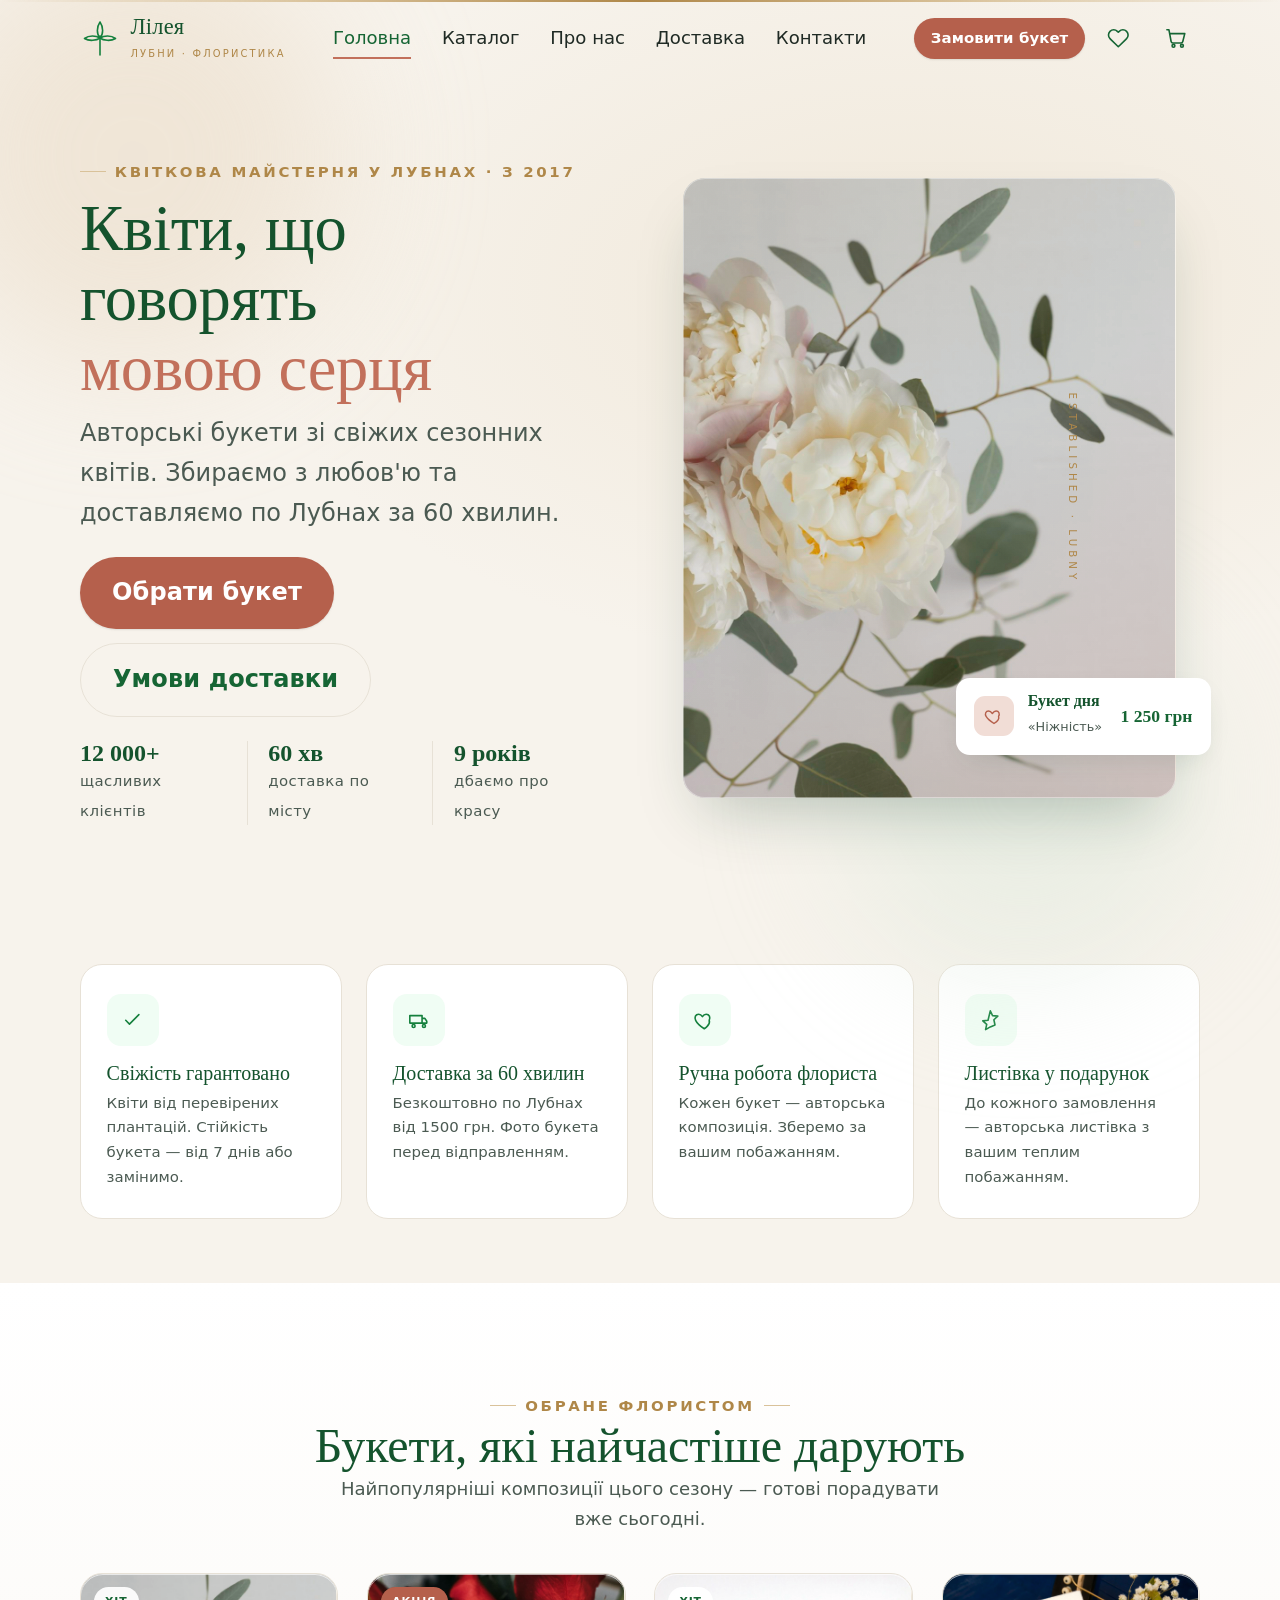
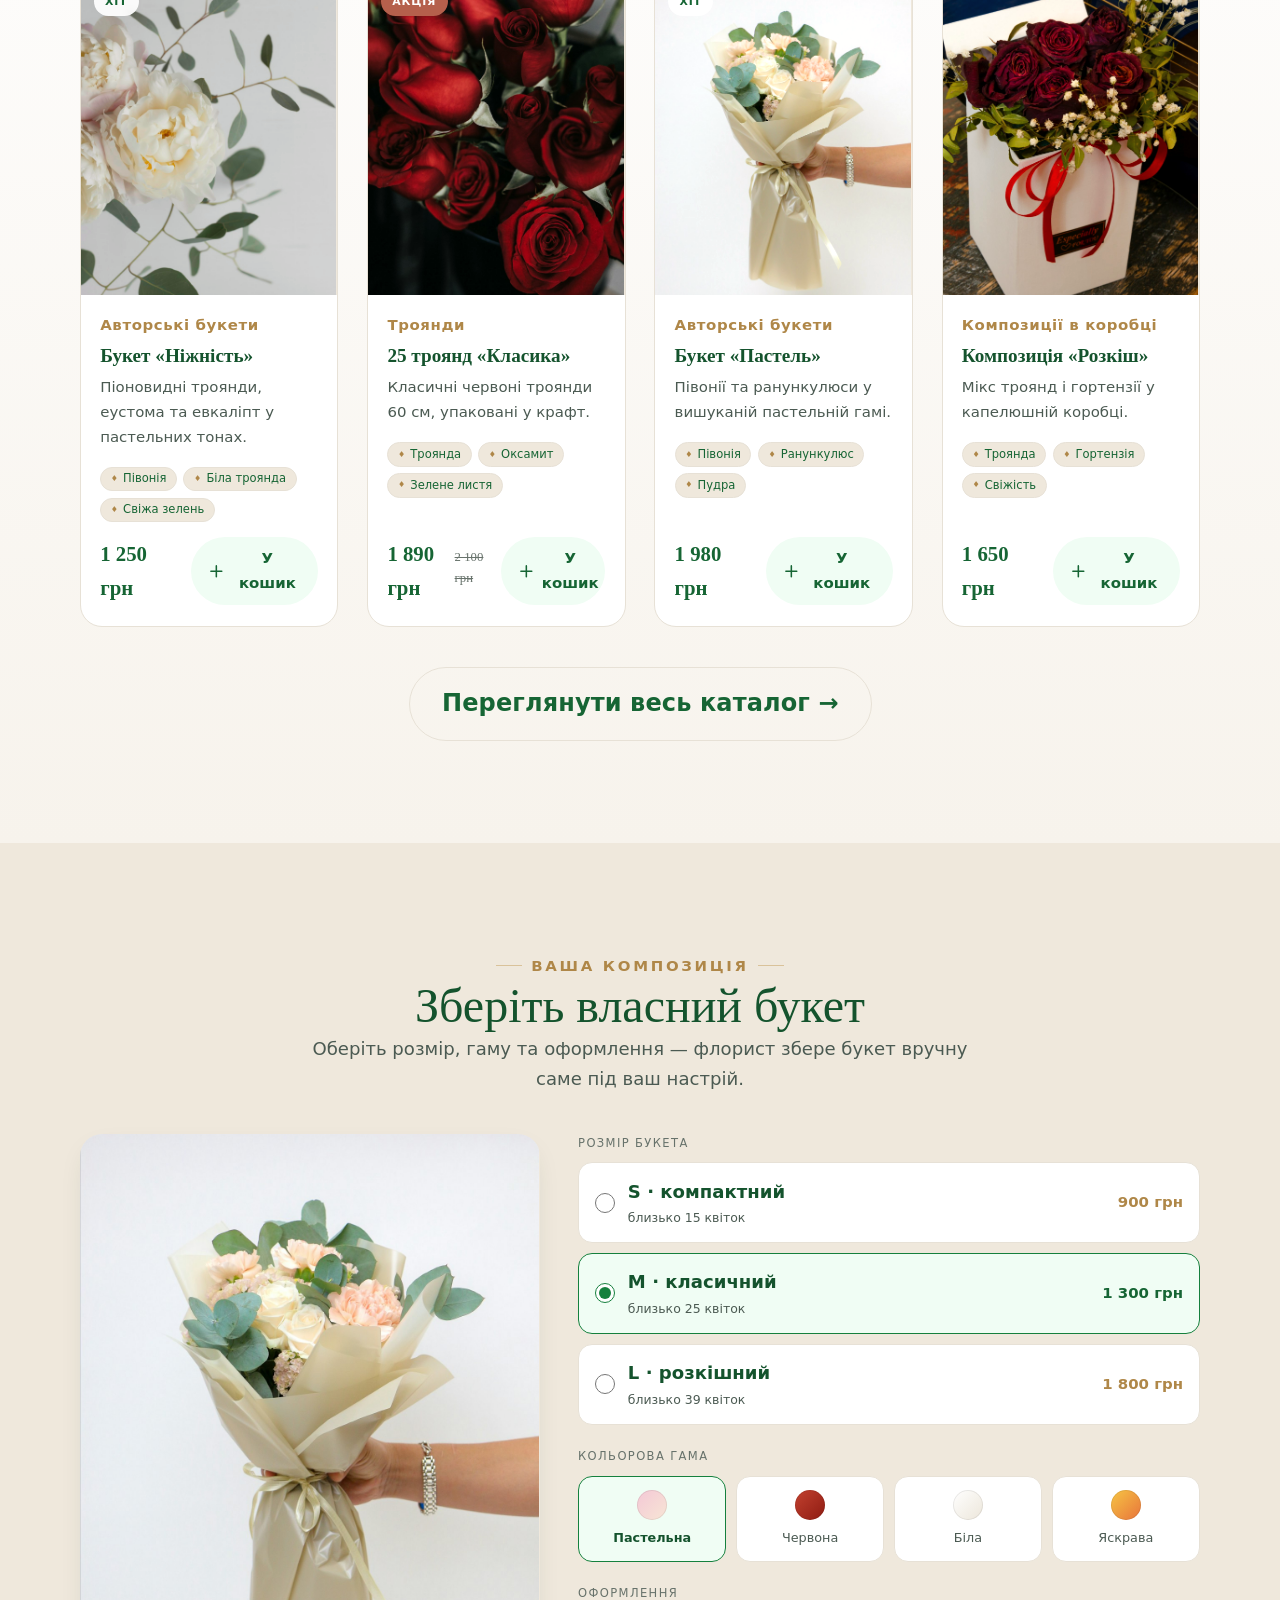
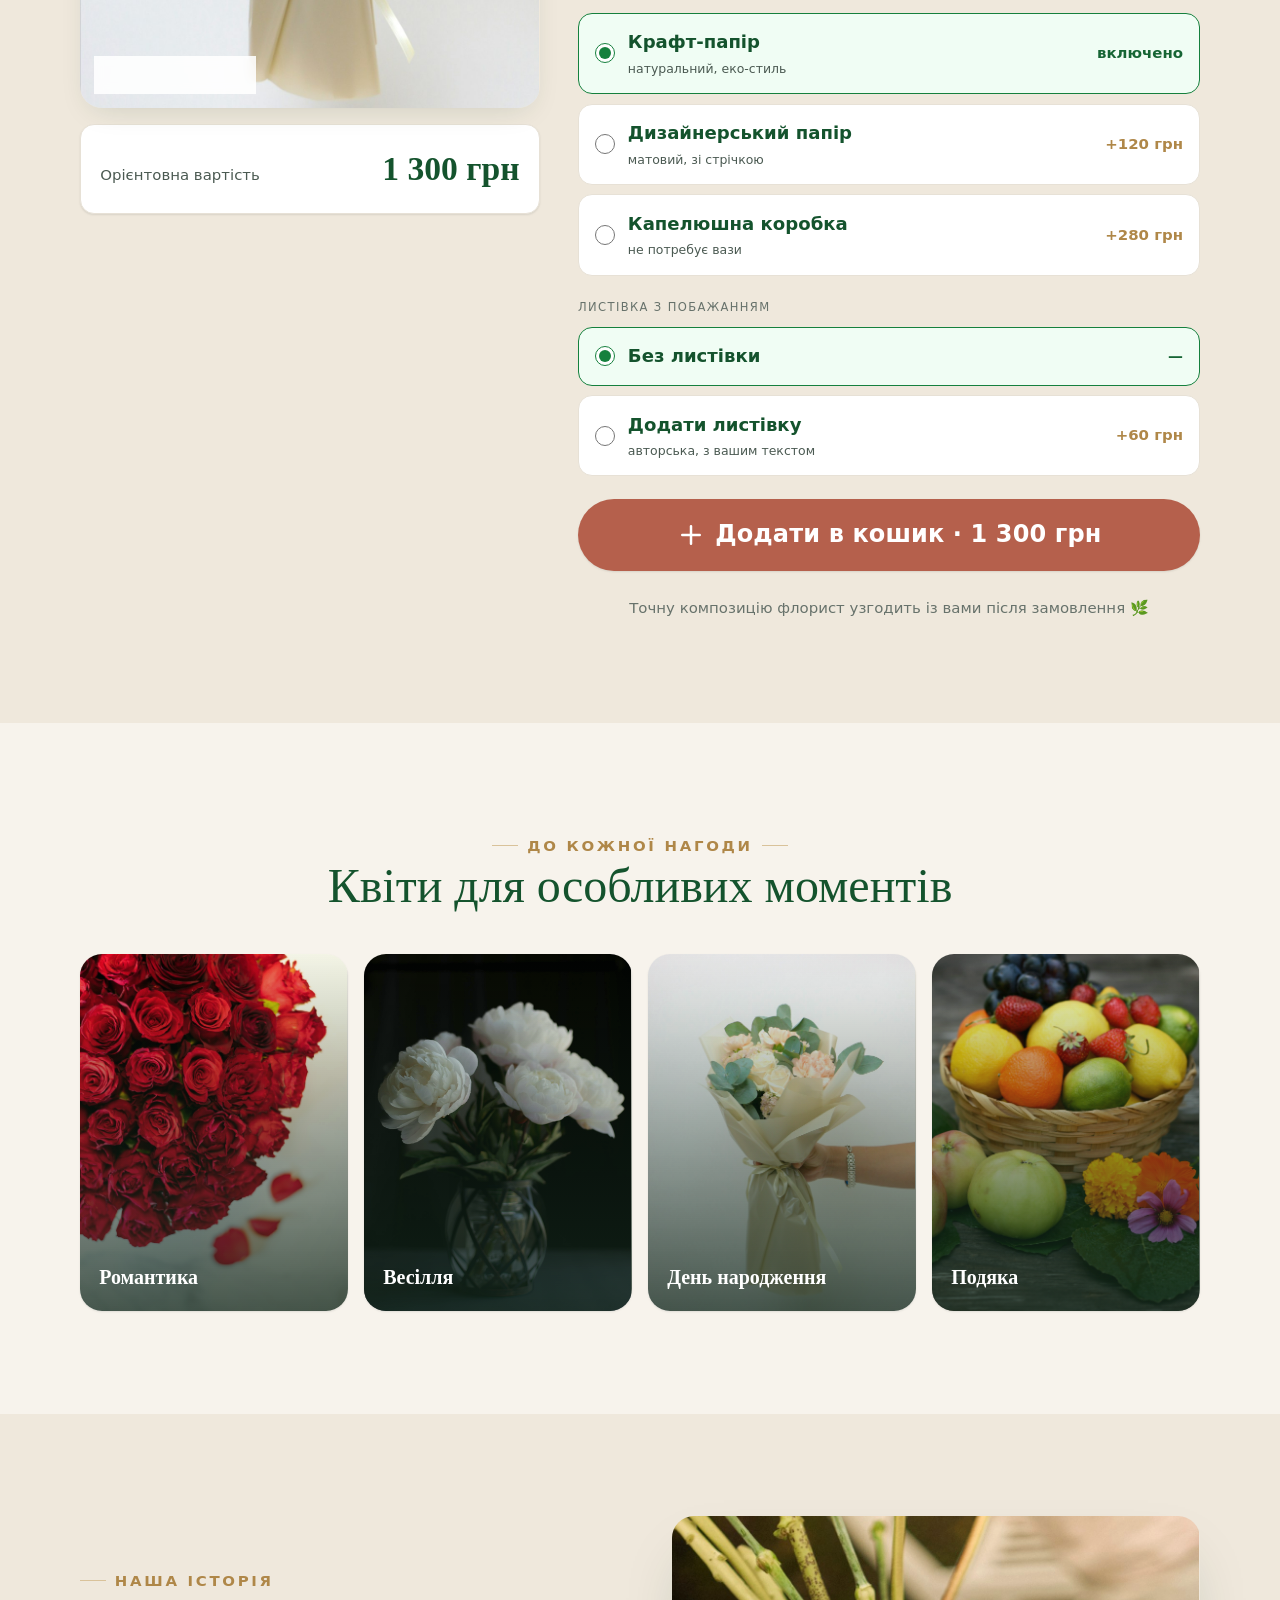
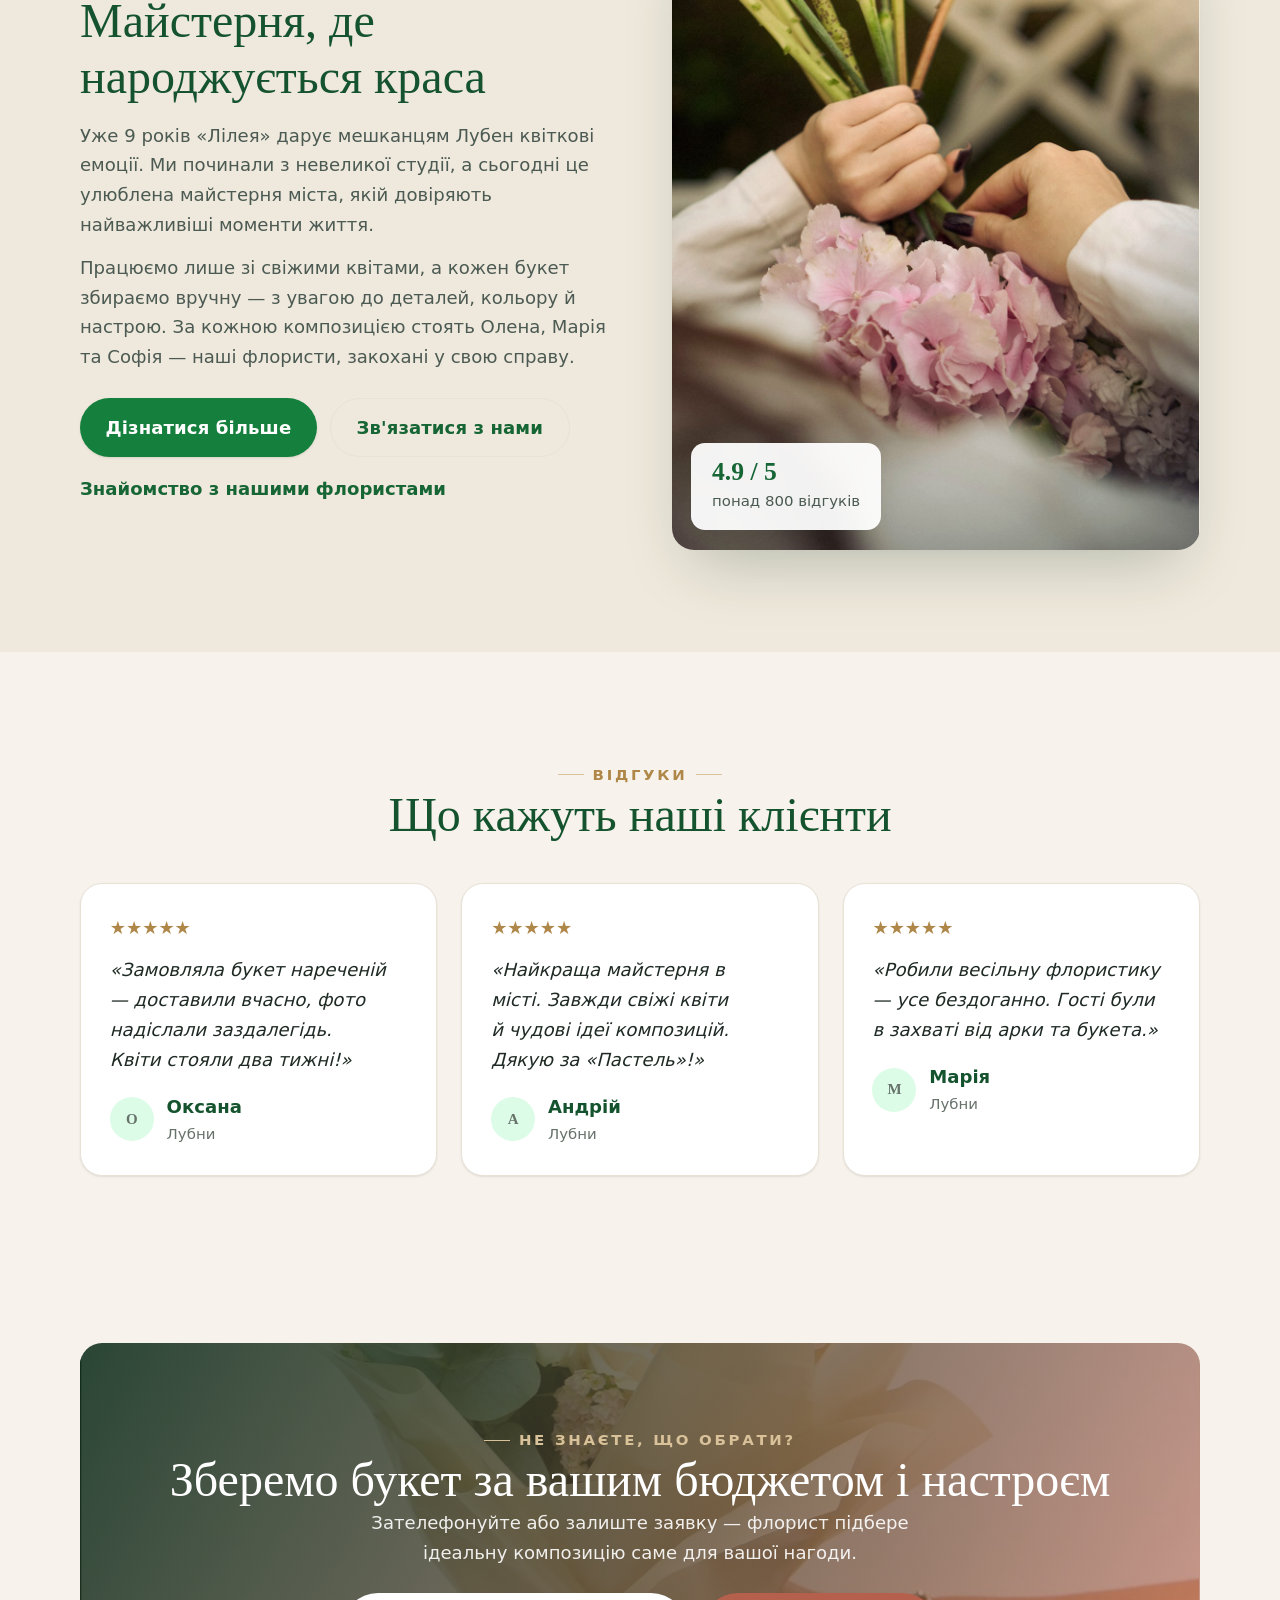
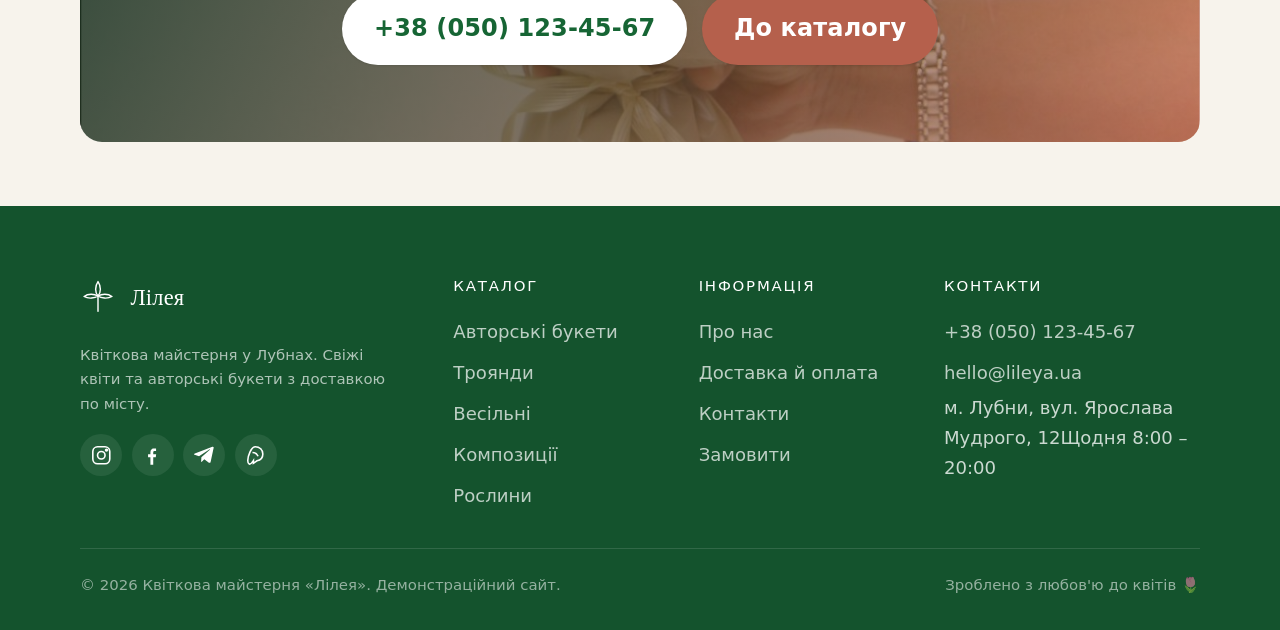
<file: pet2/index.html>
<!DOCTYPE html>
<html lang="uk">
<head>
  <meta charset="UTF-8">
  <meta http-equiv="Content-Security-Policy" content="default-src 'self'; script-src 'self'; style-src 'self' 'unsafe-inline' https://fonts.googleapis.com; font-src https://fonts.gstatic.com; img-src 'self' data:; connect-src 'self'; base-uri 'self'; form-action 'self'; object-src 'none'">
  <meta name="viewport" content="width=device-width, initial-scale=1">
  <title>Лілея — квіткова майстерня у Лубнах | Доставка квітів</title>
  <meta name="description" content="Авторські букети, троянди, весільна флористика та композиції у Лубнах. Свіжі квіти з доставкою по місту за 60 хвилин.">
  <link rel="icon" type="image/svg+xml" href="assets/favicon.svg">
  <link rel="preconnect" href="https://fonts.googleapis.com">
  <link rel="preconnect" href="https://fonts.gstatic.com" crossorigin>
  <link href="https://fonts.googleapis.com/css2?family=Onest:wght@400;500;600;700&family=Prata&display=swap" rel="stylesheet">
  <link rel="stylesheet" href="css/styles.css">
  <!-- LCP: предзавантажуємо головне фото героя одразу (JS лише міняє data-img→src, уже з кешу) -->
  <link rel="preload" as="image" href="assets/img/neznist.jpg" fetchpriority="high">
</head>
<body data-page="home">
  <a class="skip-link" href="#main">Перейти до вмісту</a>

  <!-- HEADER (рендериться js/chrome.js) -->
  <header class="site-header" data-chrome="header"></header>

  <main id="main">
    <!-- HERO (Editorial Atelier) -->
    <section class="hero">
      <div class="container hero__grid">
        <div class="hero__inner">
          <span class="eyebrow">Квіткова майстерня у Лубнах · з 2017</span>
          <h1>Квіти, що говорять <em>мовою серця</em></h1>
          <p>Авторські букети зі свіжих сезонних квітів. Збираємо з любов'ю та доставляємо по Лубнах за 60 хвилин.</p>
          <div class="hero__cta">
            <a class="btn btn--accent btn--lg" href="catalog.html">Обрати букет</a>
            <a class="btn btn--ghost btn--lg" href="about.html#delivery">Умови доставки</a>
          </div>
          <div class="hero__stats">
            <div><b>12&nbsp;000+</b><span>щасливих клієнтів</span></div>
            <div><b>60&nbsp;хв</b><span>доставка по місту</span></div>
            <div><b>9&nbsp;років</b><span>дбаємо про красу</span></div>
          </div>
        </div>
        <div class="hero__media">
          <figure class="hero__photo">
            <img data-img="assets/img/neznist.jpg" data-w="1000" alt="Авторський пастельний букет «Ніжність» ручної роботи" width="900" height="1100" fetchpriority="high">
            <span class="hero__est">Established · Lubny</span>
          </figure>
          <div class="hero__tag">
            <span class="dot" aria-hidden="true"><svg width="20" height="20" viewBox="0 0 24 24" fill="none" stroke="currentColor" stroke-width="1.7" stroke-linecap="round" stroke-linejoin="round"><path d="M12 21s-7-4.35-9.5-8.5C.8 9.6 2 6 5.5 6c2 0 3.2 1.2 4.5 3 1.3-1.8 2.5-3 4.5-3 3.5 0 4.7 3.6 3 6.5C19 16.65 12 21 12 21Z"/></svg></span>
            <div><b>Букет дня</b><span>«Ніжність»</span></div>
            <span class="price">1&nbsp;250 грн</span>
          </div>
        </div>
      </div>
      <div class="hero__petals" aria-hidden="true"><span></span><span></span><span></span><span></span><span></span><span></span><span></span><span></span></div>
    </section>

    <!-- ПЕРЕВАГИ -->
    <section class="section section--tight">
      <div class="container">
        <div class="features">
          <div class="feature reveal" data-delay="1">
            <div class="feature__icon"><svg class="icon" viewBox="0 0 24 24" fill="none" stroke="currentColor" stroke-width="1.7" stroke-linecap="round" stroke-linejoin="round"><path d="M5 12l4 4L19 6"/></svg></div>
            <h3>Свіжість гарантовано</h3><p>Квіти від перевірених плантацій. Стійкість букета — від 7 днів або замінимо.</p>
          </div>
          <div class="feature reveal" data-delay="2">
            <div class="feature__icon"><svg class="icon" viewBox="0 0 24 24" fill="none" stroke="currentColor" stroke-width="1.7" stroke-linecap="round" stroke-linejoin="round"><path d="M3 7h13v8H3zM16 10h3l2 3v2h-5"/><circle cx="7" cy="18" r="1.6"/><circle cx="18" cy="18" r="1.6"/></svg></div>
            <h3>Доставка за 60 хвилин</h3><p>Безкоштовно по Лубнах від 1500 грн. Фото букета перед відправленням.</p>
          </div>
          <div class="feature reveal" data-delay="3">
            <div class="feature__icon"><svg class="icon" viewBox="0 0 24 24" fill="none" stroke="currentColor" stroke-width="1.7" stroke-linecap="round" stroke-linejoin="round"><path d="M12 21s-7-4.5-9.2-9C1.3 9 2.6 5.5 6 5.5c2 0 3.2 1.3 4 2.6.8-1.3 2-2.6 4-2.6 3.4 0 4.7 3.5 3.2 6.5C19 16.5 12 21 12 21Z"/></svg></div>
            <h3>Ручна робота флориста</h3><p>Кожен букет — авторська композиція. Зберемо за вашим побажанням.</p>
          </div>
          <div class="feature reveal" data-delay="4">
            <div class="feature__icon"><svg class="icon" viewBox="0 0 24 24" fill="none" stroke="currentColor" stroke-width="1.7" stroke-linecap="round" stroke-linejoin="round"><path d="M12 2l2.4 5 5.6.6-4.2 3.8 1.2 5.6L12 19l-5 2.9 1.2-5.6L4 12.6 9.6 12 12 2Z"/></svg></div>
            <h3>Листівка у подарунок</h3><p>До кожного замовлення — авторська листівка з вашим теплим побажанням.</p>
          </div>
        </div>
      </div>
    </section>

    <!-- ПОПУЛЯРНЕ -->
    <section class="section" style="background:linear-gradient(180deg,var(--paper),var(--cream))">
      <div class="container">
        <div class="center reveal" style="margin-bottom:2.5rem">
          <span class="eyebrow">Обране флористом</span>
          <h2>Букети, які найчастіше дарують</h2>
          <p class="section-lead">Найпопулярніші композиції цього сезону — готові порадувати вже сьогодні.</p>
        </div>
        <div class="card-grid" id="featuredGrid"></div>
        <div class="center" style="margin-top:2.5rem">
          <a class="btn btn--ghost btn--lg" href="catalog.html">Переглянути весь каталог →</a>
        </div>
      </div>
    </section>

    <!-- ЗБЕРІТЬ ВЛАСНИЙ БУКЕТ (конфігуратор · Stage 5) -->
    <section class="section" id="builder" style="background:var(--cream-2)">
      <div class="container">
        <div class="center reveal" style="margin-bottom:2.5rem">
          <span class="eyebrow">Ваша композиція</span>
          <h2>Зберіть власний букет</h2>
          <p class="section-lead">Оберіть розмір, гаму та оформлення — флорист збере букет вручну саме під ваш настрій.</p>
        </div>

        <div class="configurator reveal" id="configRoot">
          <!-- Прев'ю + жива ціна -->
          <div class="cfg-preview">
            <figure class="cfg-preview__media">
              <img id="cfgImg" data-img="assets/img/pastel.jpg" data-w="700" alt="Прев'ю букета · пастельна гама" width="700" height="875">
              <figcaption class="cfg-preview__cap" id="cfgCap">Пастельна гама</figcaption>
            </figure>
            <div class="cfg-preview__price">
              <span class="cfg-preview__label">Орієнтовна вартість</span>
              <strong class="cfg-preview__sum" id="cfgPrice" aria-live="polite">1&nbsp;300 грн</strong>
            </div>
          </div>

          <!-- Форма -->
          <form class="cfg-form" id="cfgForm">
            <fieldset class="cfg-group">
              <legend class="cfg-legend">Розмір букета</legend>
              <div class="cfg-opts">
                <label class="cfg-opt"><input type="radio" name="cfg-size" value="s"><span class="cfg-opt__main"><b>S · компактний</b><small>близько 15 квіток</small></span><span class="cfg-opt__add">900 грн</span></label>
                <label class="cfg-opt"><input type="radio" name="cfg-size" value="m" checked><span class="cfg-opt__main"><b>M · класичний</b><small>близько 25 квіток</small></span><span class="cfg-opt__add">1&nbsp;300 грн</span></label>
                <label class="cfg-opt"><input type="radio" name="cfg-size" value="l"><span class="cfg-opt__main"><b>L · розкішний</b><small>близько 39 квіток</small></span><span class="cfg-opt__add">1&nbsp;800 грн</span></label>
              </div>
            </fieldset>

            <fieldset class="cfg-group">
              <legend class="cfg-legend">Кольорова гама</legend>
              <div class="cfg-opts cfg-opts--swatch">
                <label class="cfg-swatch"><input type="radio" name="cfg-palette" value="pastel" checked><span class="cfg-swatch__dot cfg-swatch__dot--pastel" aria-hidden="true"></span><span>Пастельна</span></label>
                <label class="cfg-swatch"><input type="radio" name="cfg-palette" value="red"><span class="cfg-swatch__dot cfg-swatch__dot--red" aria-hidden="true"></span><span>Червона</span></label>
                <label class="cfg-swatch"><input type="radio" name="cfg-palette" value="white"><span class="cfg-swatch__dot cfg-swatch__dot--white" aria-hidden="true"></span><span>Біла</span></label>
                <label class="cfg-swatch"><input type="radio" name="cfg-palette" value="bright"><span class="cfg-swatch__dot cfg-swatch__dot--bright" aria-hidden="true"></span><span>Яскрава</span></label>
              </div>
            </fieldset>

            <fieldset class="cfg-group">
              <legend class="cfg-legend">Оформлення</legend>
              <div class="cfg-opts">
                <label class="cfg-opt"><input type="radio" name="cfg-wrap" value="kraft" checked><span class="cfg-opt__main"><b>Крафт-папір</b><small>натуральний, еко-стиль</small></span><span class="cfg-opt__add">включено</span></label>
                <label class="cfg-opt"><input type="radio" name="cfg-wrap" value="paper"><span class="cfg-opt__main"><b>Дизайнерський папір</b><small>матовий, зі стрічкою</small></span><span class="cfg-opt__add">+120 грн</span></label>
                <label class="cfg-opt"><input type="radio" name="cfg-wrap" value="box"><span class="cfg-opt__main"><b>Капелюшна коробка</b><small>не потребує вази</small></span><span class="cfg-opt__add">+280 грн</span></label>
              </div>
            </fieldset>

            <fieldset class="cfg-group">
              <legend class="cfg-legend">Листівка з побажанням</legend>
              <div class="cfg-opts">
                <label class="cfg-opt"><input type="radio" name="cfg-card" value="no" checked><span class="cfg-opt__main"><b>Без листівки</b></span><span class="cfg-opt__add">—</span></label>
                <label class="cfg-opt"><input type="radio" name="cfg-card" value="yes"><span class="cfg-opt__main"><b>Додати листівку</b><small>авторська, з вашим текстом</small></span><span class="cfg-opt__add">+60 грн</span></label>
              </div>
            </fieldset>

            <button type="button" class="btn btn--accent btn--lg btn--block" id="cfgAdd">
              <svg class="icon" viewBox="0 0 24 24" fill="none" stroke="currentColor" stroke-width="2" stroke-linecap="round"><path d="M12 5v14M5 12h14"/></svg>
              <span>Додати в кошик · <span id="cfgBtnPrice">1&nbsp;300 грн</span></span>
            </button>
            <p class="cfg-note">Точну композицію флорист узгодить із вами після замовлення 🌿</p>
          </form>
        </div>
      </div>
    </section>

    <!-- ПОДІЇ -->
    <section class="section">
      <div class="container">
        <div class="center reveal" style="margin-bottom:2.5rem">
          <span class="eyebrow">До кожної нагоди</span>
          <h2>Квіти для особливих моментів</h2>
        </div>
        <div class="occasions reveal">
          <a class="occasion" href="catalog.html?cat=roses"><img data-img="assets/img/osvidchen.jpg" alt="Романтика" width="600" height="800"><span>Романтика</span></a>
          <a class="occasion" href="catalog.html?cat=wedding"><img data-img="assets/img/narechena.jpg" alt="Весілля" width="600" height="800"><span>Весілля</span></a>
          <a class="occasion" href="catalog.html?cat=bouquets"><img data-img="assets/img/pastel.jpg" alt="День народження" width="600" height="800"><span>День народження</span></a>
          <a class="occasion" href="catalog.html?cat=boxes"><img data-img="assets/img/dostatok.jpg" alt="Подяка" width="600" height="800"><span>Подяка</span></a>
        </div>
      </div>
    </section>

    <!-- ПРО НАС -->
    <section class="section" style="background:var(--cream-2)">
      <div class="container split">
        <div class="reveal">
          <span class="eyebrow">Наша історія</span>
          <h2>Майстерня, де народжується краса</h2>
          <p style="margin-top:1rem">Уже 9 років «Лілея» дарує мешканцям Лубен квіткові емоції. Ми починали з невеликої студії, а сьогодні це улюблена майстерня міста, якій довіряють найважливіші моменти життя.</p>
          <p style="margin-top:.8rem">Працюємо лише зі свіжими квітами, а кожен букет збираємо вручну — з увагою до деталей, кольору й настрою. За кожною композицією стоять Олена, Марія та Софія — наші флористи, закохані у свою справу.</p>
          <div style="display:flex;gap:.8rem;flex-wrap:wrap;margin-top:1.6rem">
            <a class="btn" href="about.html">Дізнатися більше</a>
            <a class="btn btn--ghost" href="about.html#contacts">Зв'язатися з нами</a>
          </div>
          <p style="margin-top:1.1rem"><a class="link-arrow" href="about.html#team">Знайомство з нашими флористами</a></p>
        </div>
        <div class="reveal" data-delay="2">
          <div class="split__media">
            <img data-img="assets/img/florist-work.jpg" data-w="900" alt="Флорист збирає букет" width="750" height="900">
            <div class="badge-float"><b>4.9 / 5</b><span>понад 800 відгуків</span></div>
          </div>
        </div>
      </div>
    </section>

    <!-- ВІДГУКИ -->
    <section class="section">
      <div class="container">
        <div class="center reveal" style="margin-bottom:2.5rem">
          <span class="eyebrow">Відгуки</span>
          <h2>Що кажуть наші клієнти</h2>
        </div>
        <div class="testi-grid">
          <figure class="testi reveal" data-delay="1">
            <div class="testi__stars" aria-label="5 з 5">★★★★★</div>
            <p>«Замовляла букет нареченій — доставили вчасно, фото надіслали заздалегідь. Квіти стояли два тижні!»</p>
            <figcaption class="testi__who"><span class="testi__ava">О</span><span><b>Оксана</b><br><span>Лубни</span></span></figcaption>
          </figure>
          <figure class="testi reveal" data-delay="2">
            <div class="testi__stars" aria-label="5 з 5">★★★★★</div>
            <p>«Найкраща майстерня в місті. Завжди свіжі квіти й чудові ідеї композицій. Дякую за «Пастель»!»</p>
            <figcaption class="testi__who"><span class="testi__ava">А</span><span><b>Андрій</b><br><span>Лубни</span></span></figcaption>
          </figure>
          <figure class="testi reveal" data-delay="3">
            <div class="testi__stars" aria-label="5 з 5">★★★★★</div>
            <p>«Робили весільну флористику — усе бездоганно. Гості були в захваті від арки та букета.»</p>
            <figcaption class="testi__who"><span class="testi__ava">М</span><span><b>Марія</b><br><span>Лубни</span></span></figcaption>
          </figure>
        </div>
      </div>
    </section>

    <!-- CTA -->
    <section class="section section--tight">
      <div class="container">
        <div class="cta-band reveal">
          <img data-img="assets/img/pastel.jpg" data-w="1400" alt="" width="1400" height="600">
          <span class="eyebrow" style="color:var(--gold-soft)">Не знаєте, що обрати?</span>
          <h2>Зберемо букет за вашим бюджетом і настроєм</h2>
          <p>Зателефонуйте або залиште заявку — флорист підбере ідеальну композицію саме для вашої нагоди.</p>
          <div style="display:flex;gap:.9rem;justify-content:center;flex-wrap:wrap;margin-top:1.6rem">
            <a class="btn btn--light btn--lg" href="tel:+380501234567">+38 (050) 123-45-67</a>
            <a class="btn btn--accent btn--lg" href="catalog.html">До каталогу</a>
          </div>
        </div>
      </div>
    </section>
  </main>

  <!-- FOOTER (рендериться js/chrome.js) -->
  <footer class="site-footer" data-chrome="footer"></footer>

  <script type="module" src="js/page-home.js"></script>
</body>
</html>
</file>
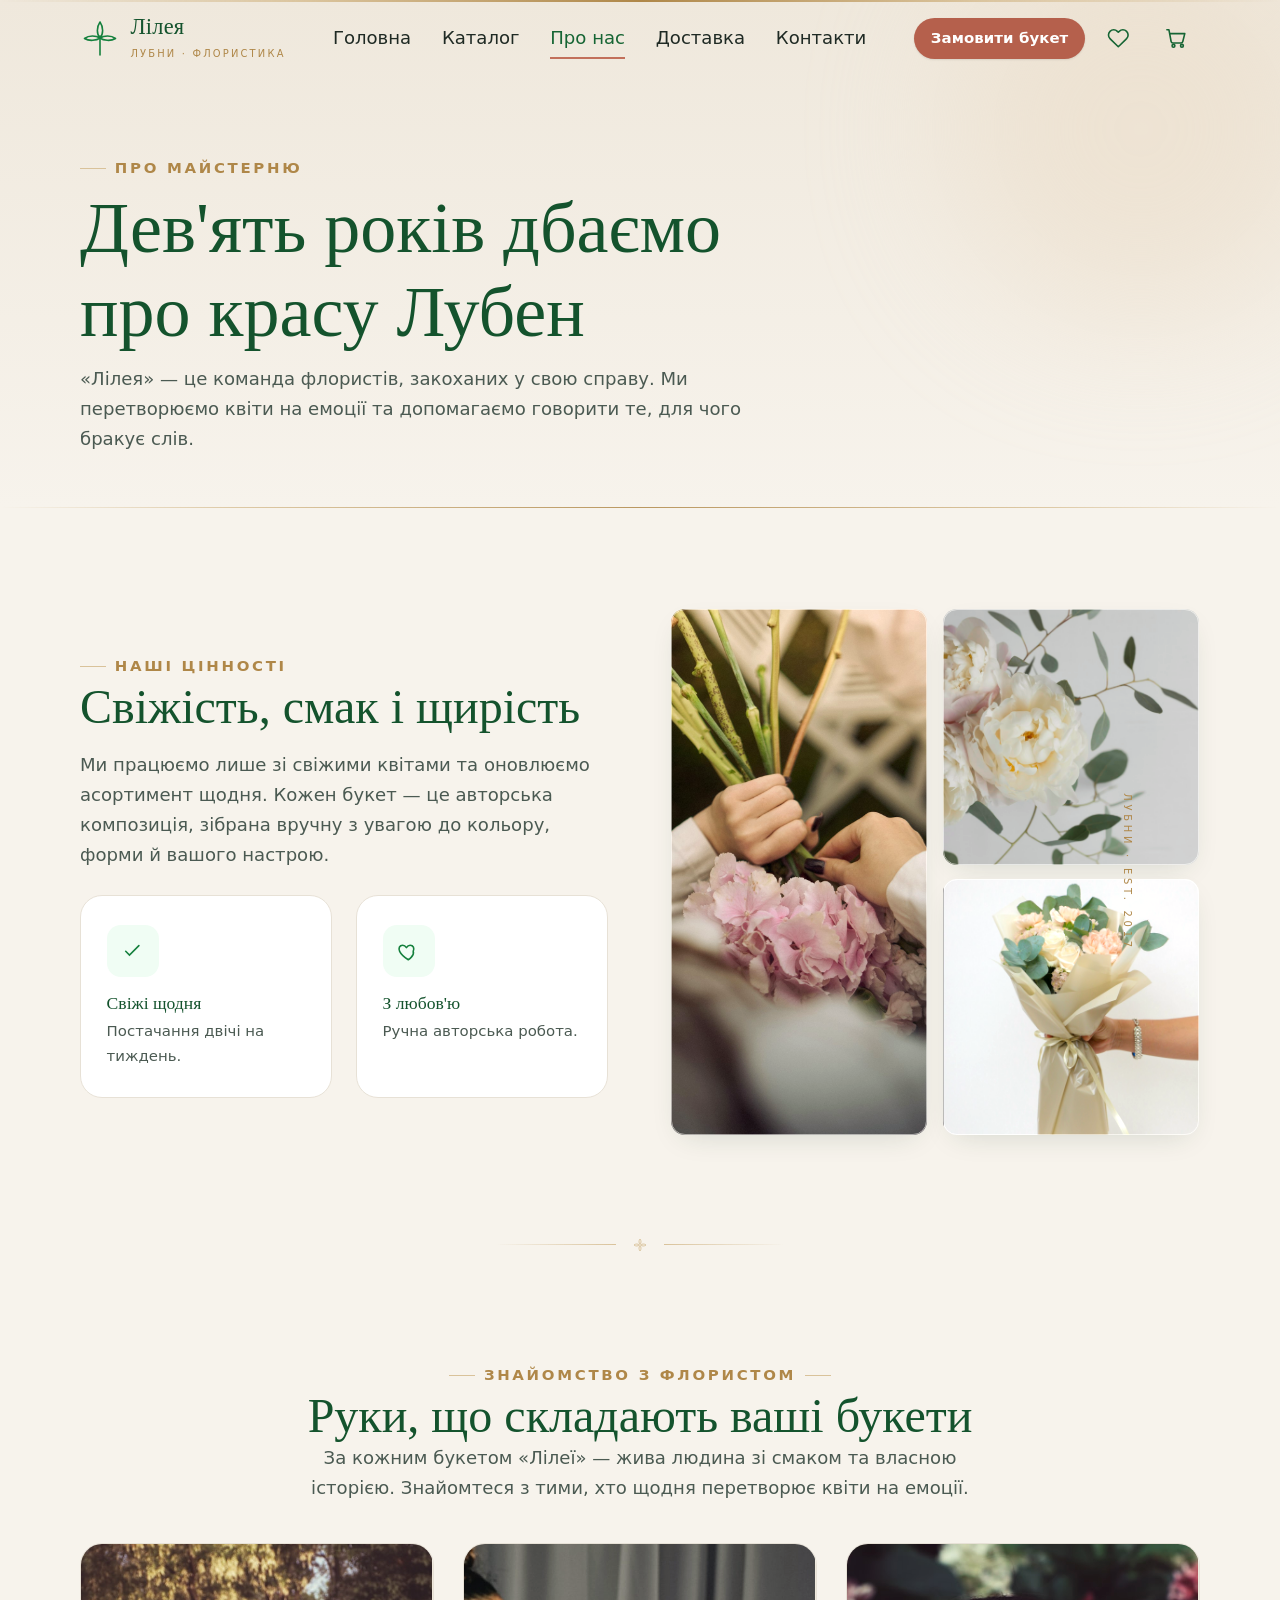
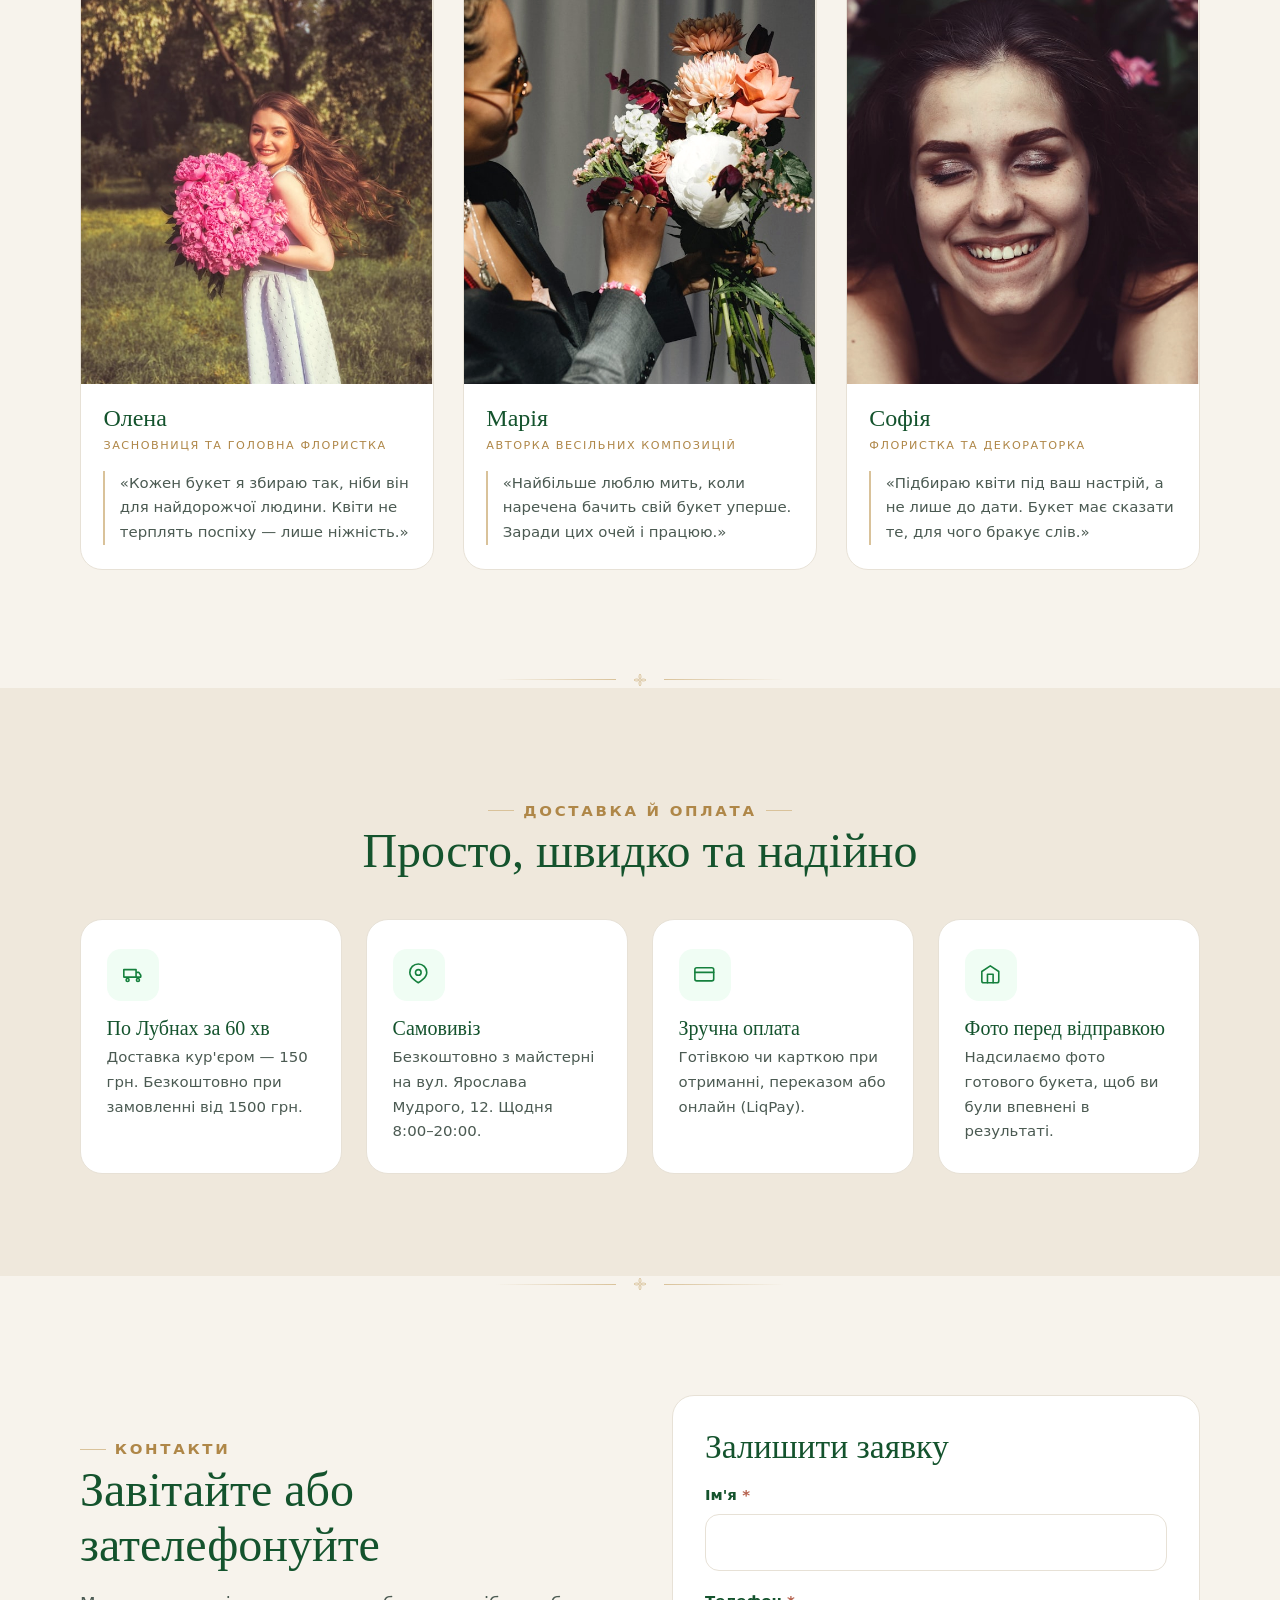
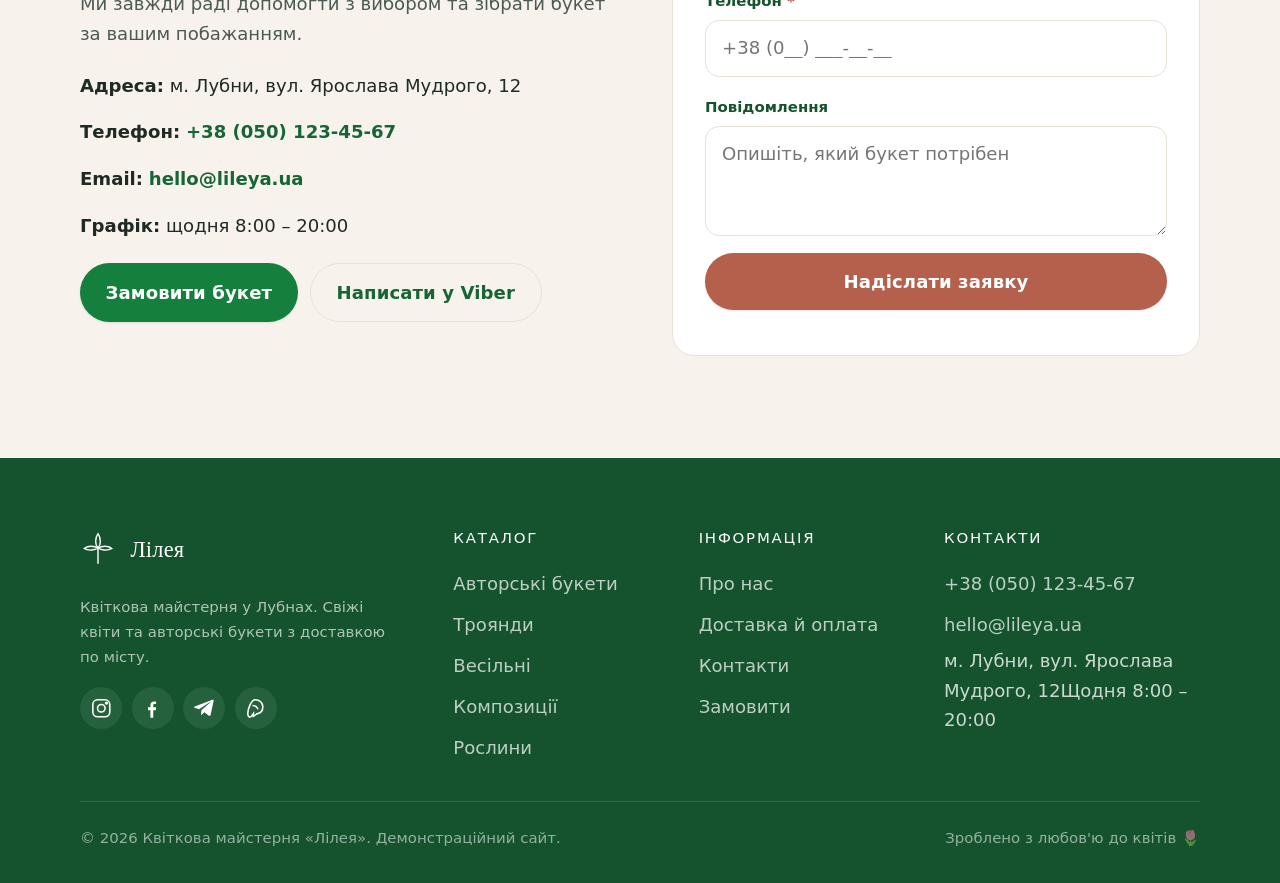
<file: pet2/about.html>
<!DOCTYPE html>
<html lang="uk">
<head>
  <meta charset="UTF-8">
  <meta http-equiv="Content-Security-Policy" content="default-src 'self'; script-src 'self'; style-src 'self' 'unsafe-inline' https://fonts.googleapis.com; font-src https://fonts.gstatic.com; img-src 'self' data:; connect-src 'self'; base-uri 'self'; form-action 'self'; object-src 'none'">
  <meta name="viewport" content="width=device-width, initial-scale=1">
  <title>Про нас, доставка та контакти | Лілея, Лубни</title>
  <meta name="description" content="Про квіткову майстерню «Лілея» у Лубнах: умови доставки, оплати та контакти.">
  <link rel="icon" type="image/svg+xml" href="assets/favicon.svg">
  <link rel="preconnect" href="https://fonts.googleapis.com">
  <link rel="preconnect" href="https://fonts.gstatic.com" crossorigin>
  <link href="https://fonts.googleapis.com/css2?family=Onest:wght@400;500;600;700&family=Prata&display=swap" rel="stylesheet">
  <link rel="stylesheet" href="css/styles.css">
</head>
<body data-page="about">
  <a class="skip-link" href="#main">Перейти до вмісту</a>
  <header class="site-header" data-chrome="header"></header>

  <main id="main">
    <section class="page-hero">
      <div class="container">
        <span class="eyebrow">Про майстерню</span>
        <h1 style="margin:.4rem 0 .6rem">Дев'ять років дбаємо про красу Лубен</h1>
        <p class="section-lead" style="margin-inline:0">«Лілея» — це команда флористів, закоханих у свою справу. Ми перетворюємо квіти на емоції та допомагаємо говорити те, для чого бракує слів.</p>
      </div>
    </section>

    <section class="section">
      <div class="container split">
        <div class="reveal">
          <span class="eyebrow">Наші цінності</span>
          <h2>Свіжість, смак і щирість</h2>
          <p style="margin-top:1rem">Ми працюємо лише зі свіжими квітами та оновлюємо асортимент щодня. Кожен букет — це авторська композиція, зібрана вручну з увагою до кольору, форми й вашого настрою.</p>
          <div class="features" style="margin-top:1.6rem">
            <div class="feature"><div class="feature__icon"><svg class="icon" viewBox="0 0 24 24" fill="none" stroke="currentColor" stroke-width="1.7" stroke-linecap="round"><path d="M5 12l4 4L19 6"/></svg></div><h3 style="font-size:1.1rem">Свіжі щодня</h3><p>Постачання двічі на тиждень.</p></div>
            <div class="feature"><div class="feature__icon"><svg class="icon" viewBox="0 0 24 24" fill="none" stroke="currentColor" stroke-width="1.7" stroke-linecap="round" stroke-linejoin="round"><path d="M12 21s-7-4.5-9.2-9C1.3 9 2.6 5.5 6 5.5c2 0 3.2 1.3 4 2.6.8-1.3 2-2.6 4-2.6 3.4 0 4.7 3.5 3.2 6.5C19 16.5 12 21 12 21Z"/></svg></div><h3 style="font-size:1.1rem">З любов'ю</h3><p>Ручна авторська робота.</p></div>
          </div>
        </div>
        <div class="reveal" data-delay="2">
          <div class="split__media--stack">
            <img data-img="assets/img/florist-work.jpg" data-w="700" alt="Майстерня флориста" width="700" height="1000">
            <img data-img="assets/img/neznist.jpg" data-w="500" alt="Букет" width="500" height="500">
            <img data-img="assets/img/pastel.jpg" data-w="500" alt="Квіти" width="500" height="500">
          </div>
        </div>
      </div>
    </section>

    <div class="container"><div class="divider-bloom" aria-hidden="true"><svg width="16" height="16" viewBox="0 0 24 24" fill="none" stroke="currentColor" stroke-width="1.4"><path d="M12 3c2 2.5 2 6 0 8-2-2-2-5.5 0-8ZM12 21c-2-2.5-2-6 0-8 2 2 2 5.5 0 8ZM3 12c2.5-2 6-2 8 0-2 2-5.5 2-8 0ZM21 12c-2.5 2-6 2-8 0 2-2 5.5-2 8 0Z"/></svg></div></div>

    <!-- ЗНАЙОМСТВО З ФЛОРИСТОМ -->
    <section class="section" id="team">
      <div class="container">
        <div class="center reveal" style="margin-bottom:2.5rem">
          <span class="eyebrow">Знайомство з флористом</span>
          <h2>Руки, що складають ваші букети</h2>
          <p class="section-lead">За кожним букетом «Лілеї» — жива людина зі смаком та власною історією. Знайомтеся з тими, хто щодня перетворює квіти на емоції.</p>
        </div>
        <div class="team">
          <article class="florist reveal" data-delay="1">
            <div class="florist__media">
              <img data-img="assets/img/florist-1.jpg" data-w="640" alt="Флористка Олена усміхається з букетом півоній" width="640" height="800" loading="lazy">
            </div>
            <div class="florist__body">
              <h3 class="florist__name">Олена</h3>
              <p class="florist__role">Засновниця та головна флористка</p>
              <blockquote class="florist__quote">«Кожен букет я збираю так, ніби він для найдорожчої людини. Квіти не терплять поспіху — лише ніжність.»</blockquote>
            </div>
          </article>
          <article class="florist reveal" data-delay="2">
            <div class="florist__media">
              <img data-img="assets/img/florist-2.jpg" data-w="640" alt="Флористка Марія збирає авторську композицію" width="640" height="800" loading="lazy">
            </div>
            <div class="florist__body">
              <h3 class="florist__name">Марія</h3>
              <p class="florist__role">Авторка весільних композицій</p>
              <blockquote class="florist__quote">«Найбільше люблю мить, коли наречена бачить свій букет уперше. Заради цих очей і працюю.»</blockquote>
            </div>
          </article>
          <article class="florist reveal" data-delay="3">
            <div class="florist__media">
              <img data-img="assets/img/florist-3.jpg" data-w="640" alt="Портрет флористки Софії" width="640" height="800" loading="lazy">
            </div>
            <div class="florist__body">
              <h3 class="florist__name">Софія</h3>
              <p class="florist__role">Флористка та декораторка</p>
              <blockquote class="florist__quote">«Підбираю квіти під ваш настрій, а не лише до дати. Букет має сказати те, для чого бракує слів.»</blockquote>
            </div>
          </article>
        </div>
      </div>
    </section>

    <div class="container"><div class="divider-bloom" aria-hidden="true"><svg width="16" height="16" viewBox="0 0 24 24" fill="none" stroke="currentColor" stroke-width="1.4"><path d="M12 3c2 2.5 2 6 0 8-2-2-2-5.5 0-8ZM12 21c-2-2.5-2-6 0-8 2 2 2 5.5 0 8ZM3 12c2.5-2 6-2 8 0-2 2-5.5 2-8 0ZM21 12c-2.5 2-6 2-8 0 2-2 5.5-2 8 0Z"/></svg></div></div>

    <!-- ДОСТАВКА -->
    <section class="section" id="delivery" style="background:var(--cream-2)">
      <div class="container">
        <div class="center reveal" style="margin-bottom:2.5rem">
          <span class="eyebrow">Доставка й оплата</span>
          <h2>Просто, швидко та надійно</h2>
        </div>
        <div class="features">
          <div class="feature reveal" data-delay="1"><div class="feature__icon"><svg class="icon" viewBox="0 0 24 24" fill="none" stroke="currentColor" stroke-width="1.7" stroke-linecap="round" stroke-linejoin="round"><path d="M3 7h13v8H3zM16 10h3l2 3v2h-5"/><circle cx="7" cy="18" r="1.6"/><circle cx="18" cy="18" r="1.6"/></svg></div><h3>По Лубнах за 60 хв</h3><p>Доставка кур'єром — 150 грн. Безкоштовно при замовленні від 1500 грн.</p></div>
          <div class="feature reveal" data-delay="2"><div class="feature__icon"><svg class="icon" viewBox="0 0 24 24" fill="none" stroke="currentColor" stroke-width="1.7" stroke-linecap="round" stroke-linejoin="round"><path d="M21 10c0 6-9 11-9 11s-9-5-9-11a9 9 0 0 1 18 0Z"/><circle cx="12" cy="10" r="3"/></svg></div><h3>Самовивіз</h3><p>Безкоштовно з майстерні на вул. Ярослава Мудрого, 12. Щодня 8:00–20:00.</p></div>
          <div class="feature reveal" data-delay="3"><div class="feature__icon"><svg class="icon" viewBox="0 0 24 24" fill="none" stroke="currentColor" stroke-width="1.7" stroke-linecap="round" stroke-linejoin="round"><rect x="2" y="5" width="20" height="14" rx="2"/><path d="M2 10h20"/></svg></div><h3>Зручна оплата</h3><p>Готівкою чи карткою при отриманні, переказом або онлайн (LiqPay).</p></div>
          <div class="feature reveal" data-delay="4"><div class="feature__icon"><svg class="icon" viewBox="0 0 24 24" fill="none" stroke="currentColor" stroke-width="1.7" stroke-linecap="round" stroke-linejoin="round"><path d="M3 9l9-6 9 6v10a2 2 0 0 1-2 2H5a2 2 0 0 1-2-2z"/><path d="M9 21V12h6v9"/></svg></div><h3>Фото перед відправкою</h3><p>Надсилаємо фото готового букета, щоб ви були впевнені в результаті.</p></div>
        </div>
      </div>
    </section>

    <div class="container"><div class="divider-bloom" aria-hidden="true"><svg width="16" height="16" viewBox="0 0 24 24" fill="none" stroke="currentColor" stroke-width="1.4"><path d="M12 3c2 2.5 2 6 0 8-2-2-2-5.5 0-8ZM12 21c-2-2.5-2-6 0-8 2 2 2 5.5 0 8ZM3 12c2.5-2 6-2 8 0-2 2-5.5 2-8 0ZM21 12c-2.5 2-6 2-8 0 2-2 5.5-2 8 0Z"/></svg></div></div>

    <!-- КОНТАКТИ -->
    <section class="section" id="contacts">
      <div class="container split">
        <div class="reveal">
          <span class="eyebrow">Контакти</span>
          <h2>Завітайте або зателефонуйте</h2>
          <p style="margin-top:1rem">Ми завжди раді допомогти з вибором та зібрати букет за вашим побажанням.</p>
          <ul class="flow" style="margin-top:1.4rem">
            <li><strong>Адреса:</strong> м. Лубни, вул. Ярослава Мудрого, 12</li>
            <li><strong>Телефон:</strong> <a class="link-arrow" href="tel:+380501234567">+38 (050) 123-45-67</a></li>
            <li><strong>Email:</strong> <a class="link-arrow" href="mailto:hello@lileya.ua">hello@lileya.ua</a></li>
            <li><strong>Графік:</strong> щодня 8:00 – 20:00</li>
          </ul>
          <div style="display:flex;gap:.8rem;flex-wrap:wrap;margin-top:1.4rem">
            <a class="btn" href="catalog.html">Замовити букет</a>
            <a class="btn btn--ghost" href="viber://chat">Написати у Viber</a>
          </div>
        </div>
        <div class="reveal" data-delay="2">
          <form class="panel" id="contactForm" novalidate>
            <h3 style="margin-bottom:1rem">Залишити заявку</h3>
            <div class="field"><label for="cname">Ім'я <span class="req">*</span></label><input id="cname" name="name" required><span class="error">Вкажіть ім'я</span></div>
            <div class="field"><label for="cphone">Телефон <span class="req">*</span></label><input id="cphone" name="phone" type="tel" required placeholder="+38 (0__) ___-__-__"><span class="error">Вкажіть телефон</span></div>
            <div class="field"><label for="cmsg">Повідомлення</label><textarea id="cmsg" name="message" placeholder="Опишіть, який букет потрібен"></textarea></div>
            <button type="submit" class="btn btn--accent btn--block">Надіслати заявку</button>
            <p class="hint center" id="contactMsg" style="margin-top:.8rem"></p>
          </form>
        </div>
      </div>
    </section>
  </main>

  <footer class="site-footer" data-chrome="footer"></footer>

  <script type="module" src="js/page-about.js"></script>
</body>
</html>
</file>
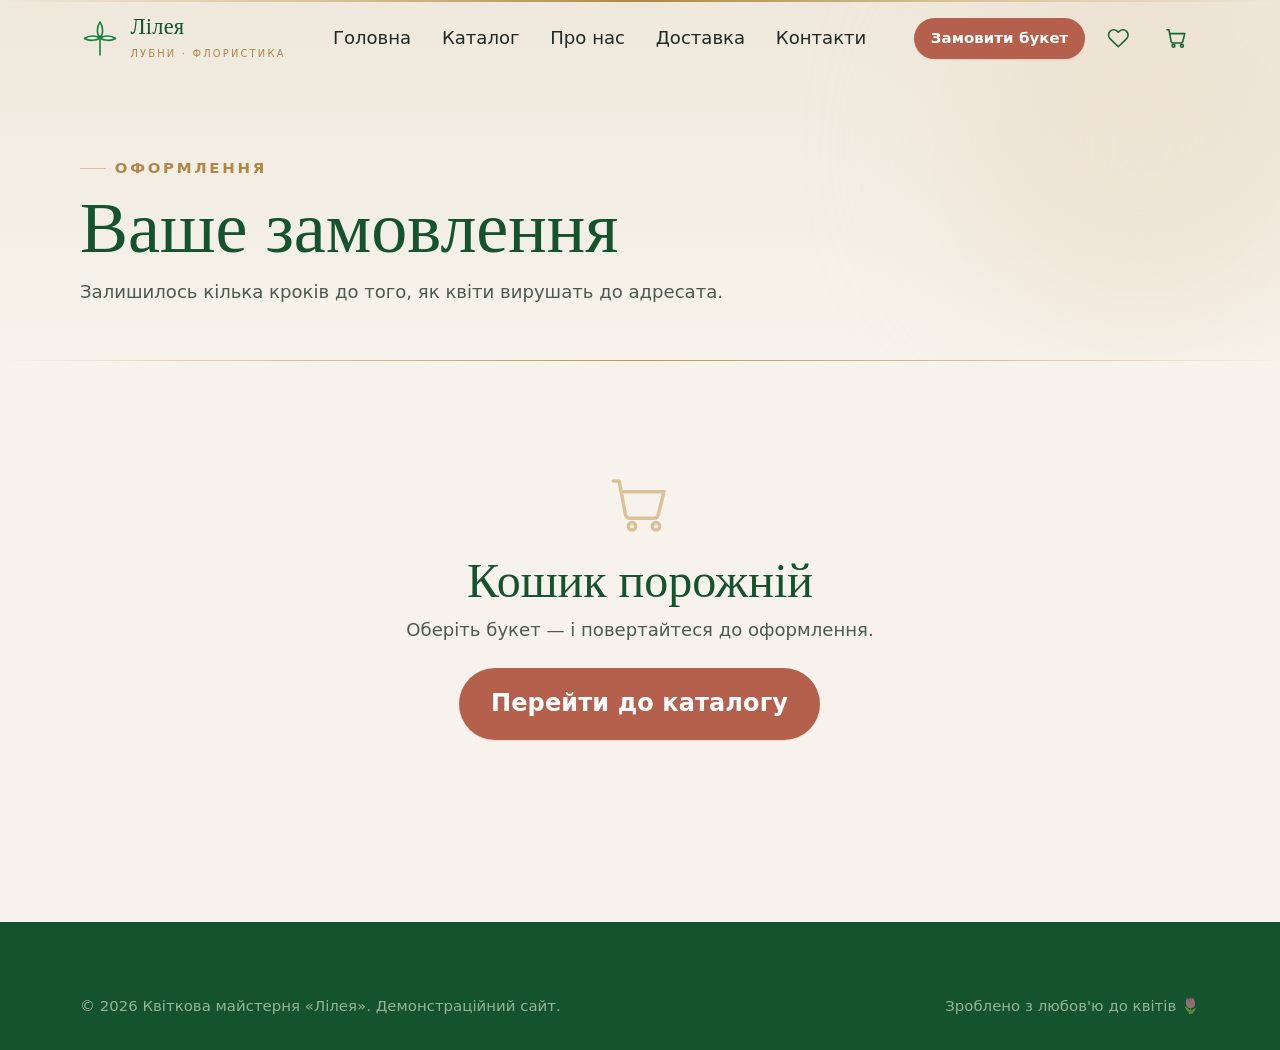
<file: pet2/cart.html>
<!DOCTYPE html>
<html lang="uk">
<head>
  <meta charset="UTF-8">
  <meta http-equiv="Content-Security-Policy" content="default-src 'self'; script-src 'self'; style-src 'self' 'unsafe-inline' https://fonts.googleapis.com; font-src https://fonts.gstatic.com; img-src 'self' data:; connect-src 'self'; base-uri 'self'; form-action 'self'; object-src 'none'">
  <meta name="viewport" content="width=device-width, initial-scale=1">
  <title>Оформлення замовлення | Лілея, Лубни</title>
  <meta name="description" content="Оформлення замовлення квітів з доставкою по Лубнах.">
  <link rel="icon" type="image/svg+xml" href="assets/favicon.svg">
  <link rel="preconnect" href="https://fonts.googleapis.com">
  <link rel="preconnect" href="https://fonts.gstatic.com" crossorigin>
  <link href="https://fonts.googleapis.com/css2?family=Onest:wght@400;500;600;700&family=Prata&display=swap" rel="stylesheet">
  <link rel="stylesheet" href="css/styles.css">
</head>
<body data-page="cart">
  <a class="skip-link" href="#main">Перейти до вмісту</a>
  <header class="site-header" data-chrome="header"></header>

  <main id="main">
    <section class="page-hero">
      <div class="container">
        <span class="eyebrow">Оформлення</span>
        <h1 style="margin:.4rem 0 .4rem">Ваше замовлення</h1>
        <p class="section-lead" style="margin-inline:0">Залишилось кілька кроків до того, як квіти вирушать до адресата.</p>
      </div>
    </section>

    <section class="section" style="padding-top:2rem">
      <div class="container" id="checkoutRoot">
        <form class="checkout" id="checkoutForm" novalidate>
          <div class="panel">
            <h2 style="font-size:var(--step-2);margin-bottom:1.2rem">Контактні дані</h2>
            <div class="row-2">
              <div class="field"><label for="name">Ваше ім'я <span class="req">*</span></label><input id="name" name="name" required autocomplete="name"><span class="error">Вкажіть ім'я</span></div>
              <div class="field"><label for="phone">Телефон <span class="req">*</span></label><input id="phone" name="phone" type="tel" required autocomplete="tel" placeholder="+38 (0__) ___-__-__"><span class="error">Вкажіть коректний телефон</span></div>
            </div>
            <div class="field"><label for="email">Email</label><input id="email" name="email" type="email" autocomplete="email" placeholder="для чека (необов'язково)"><span class="error">Невірний email</span></div>

            <h2 style="font-size:var(--step-2);margin:1.8rem 0 1.2rem">Доставка</h2>
            <div class="pay-options" style="margin-bottom:1.1rem">
              <label class="pay-option"><input type="radio" name="delivery" value="courier" checked><span><b>Кур'єр по Лубнах</b><small>150 грн · безкоштовно від 1500 грн · 60 хв</small></span></label>
              <label class="pay-option"><input type="radio" name="delivery" value="pickup"><span><b>Самовивіз із майстерні</b><small>вул. Ярослава Мудрого, 12 · безкоштовно</small></span></label>
            </div>
            <div class="row-2">
              <div class="field"><label for="addr">Адреса доставки <span class="req">*</span></label><input id="addr" name="address" required placeholder="вулиця, будинок, кв."><span class="error">Вкажіть адресу</span></div>
              <div class="field"><label for="date">Бажана дата й час</label><input id="date" name="date" type="datetime-local"></div>
            </div>
            <div class="field"><label for="recipient">Отримувач (якщо це сюрприз)</label><input id="recipient" name="recipient" placeholder="ім'я та телефон отримувача"></div>
            <div class="field"><label for="card">Текст листівки</label><textarea id="card" name="card_text" placeholder="Напишіть тепле побажання — додамо безкоштовно 🌷"></textarea></div>

            <h2 style="font-size:var(--step-2);margin:1.8rem 0 1.2rem">Оплата</h2>
            <div class="pay-options">
              <label class="pay-option"><input type="radio" name="pay" value="cash" checked><span><b>Оплата при отриманні</b><small>готівкою або карткою кур'єру / у майстерні</small></span></label>
              <label class="pay-option"><input type="radio" name="pay" value="transfer"><span><b>Переказ на картку</b><small>надішлемо реквізити після підтвердження</small></span></label>
              <label class="pay-option"><input type="radio" name="pay" value="liqpay"><span><b>Онлайн-оплата карткою</b><small>LiqPay / Apple Pay / Google Pay (потребує підключення — див. README)</small></span></label>
            </div>

            <button type="submit" class="btn btn--accent btn--lg btn--block" style="margin-top:1.8rem">Підтвердити замовлення</button>
            <p class="hint center" style="margin-top:.8rem">Натискаючи кнопку, ви погоджуєтесь з умовами обробки даних.</p>
          </div>

          <aside class="panel order-summary">
            <h2 style="font-size:var(--step-1);margin-bottom:1rem">Разом</h2>
            <div id="osItems"></div>
            <div id="osTotals" style="margin-top:1.2rem"></div>
          </aside>
        </form>
      </div>
    </section>
  </main>

  <footer class="site-footer" data-chrome="footer" data-variant="minimal"></footer>

  <script type="module" src="js/page-cart.js"></script>
</body>
</html>
</file>
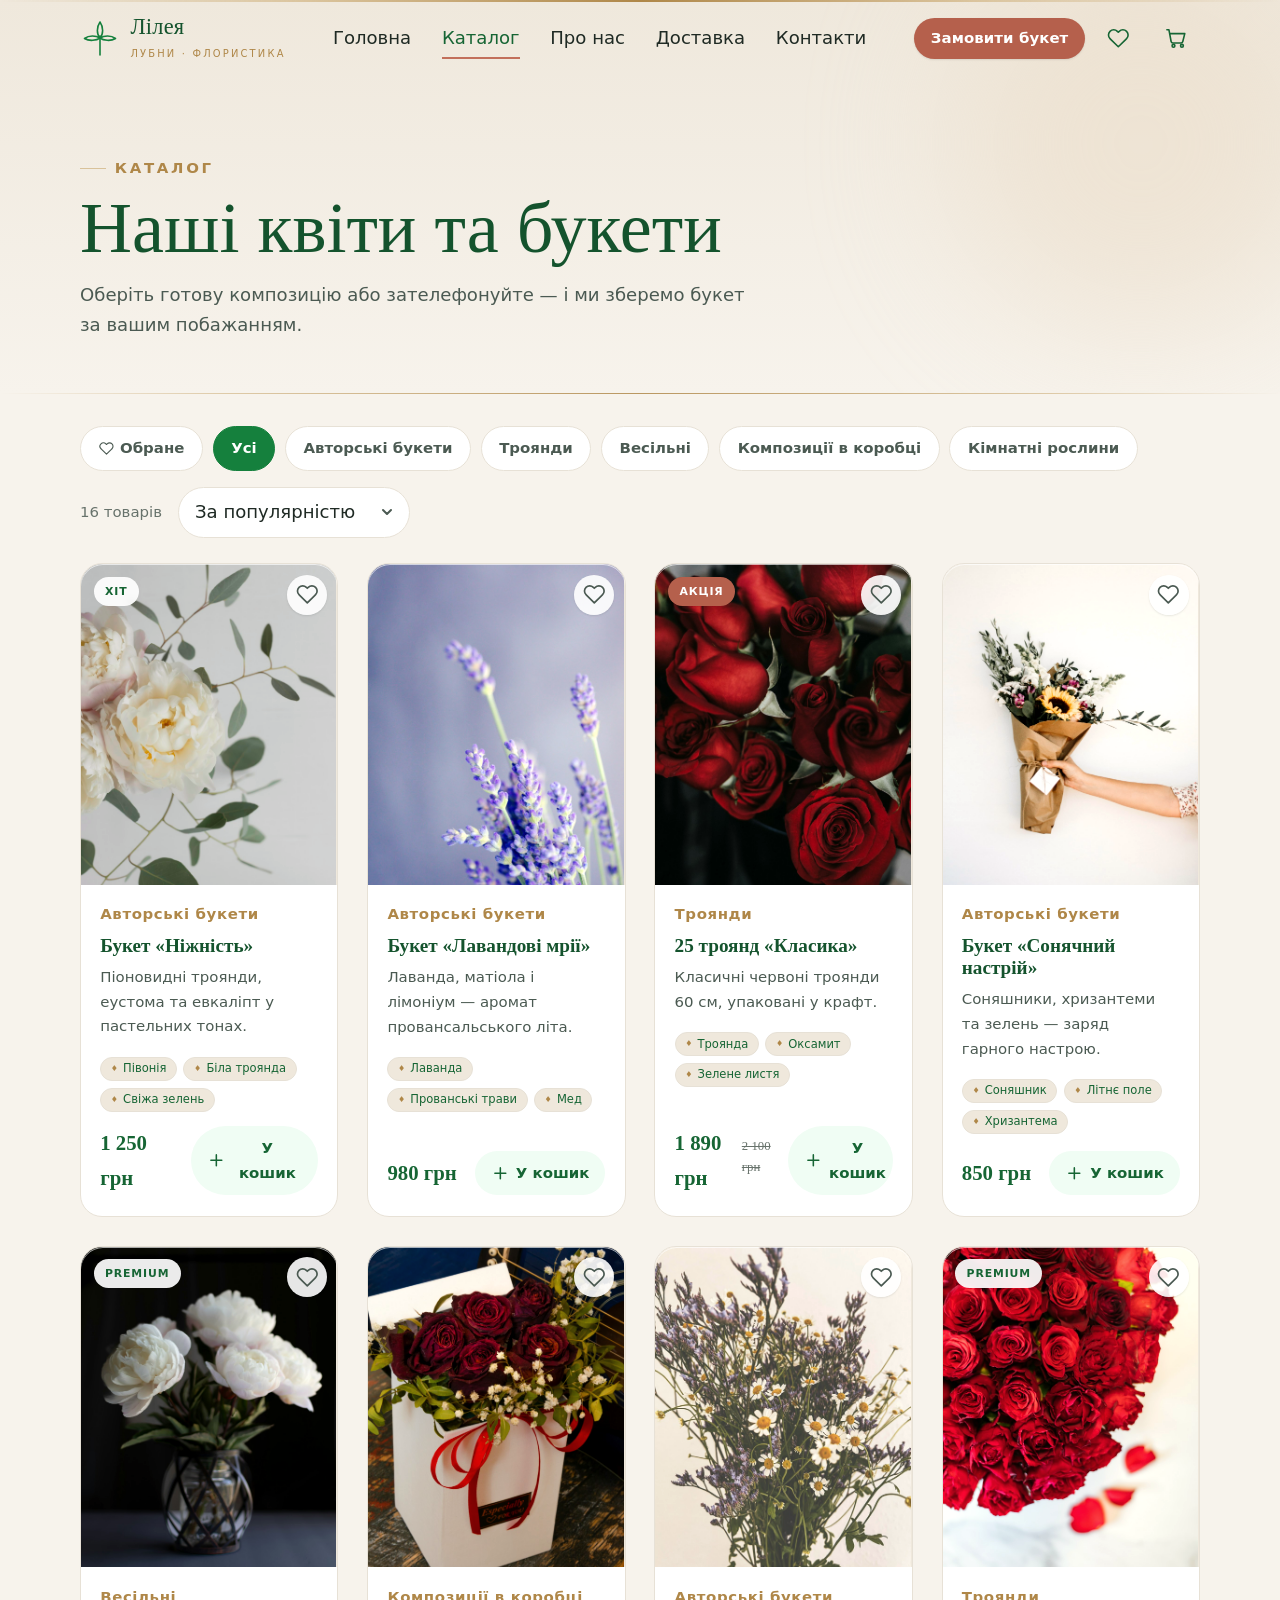
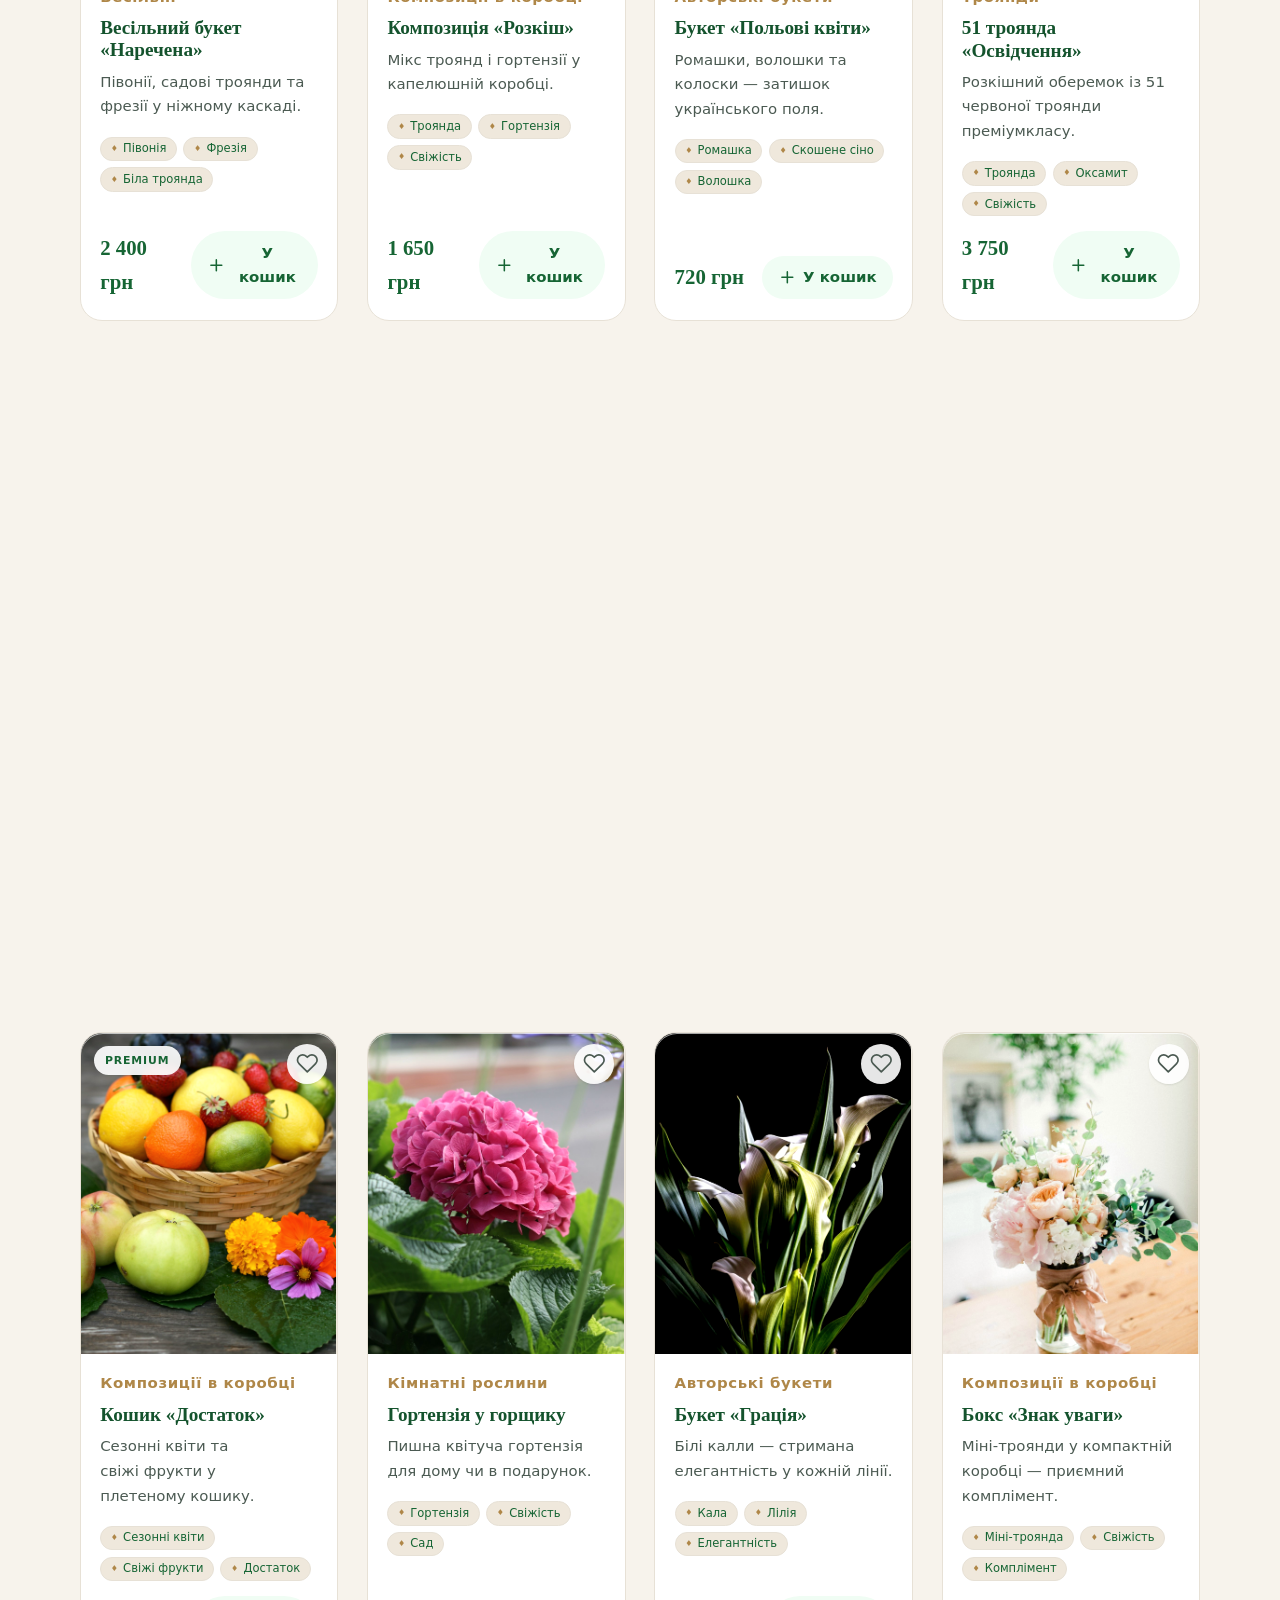
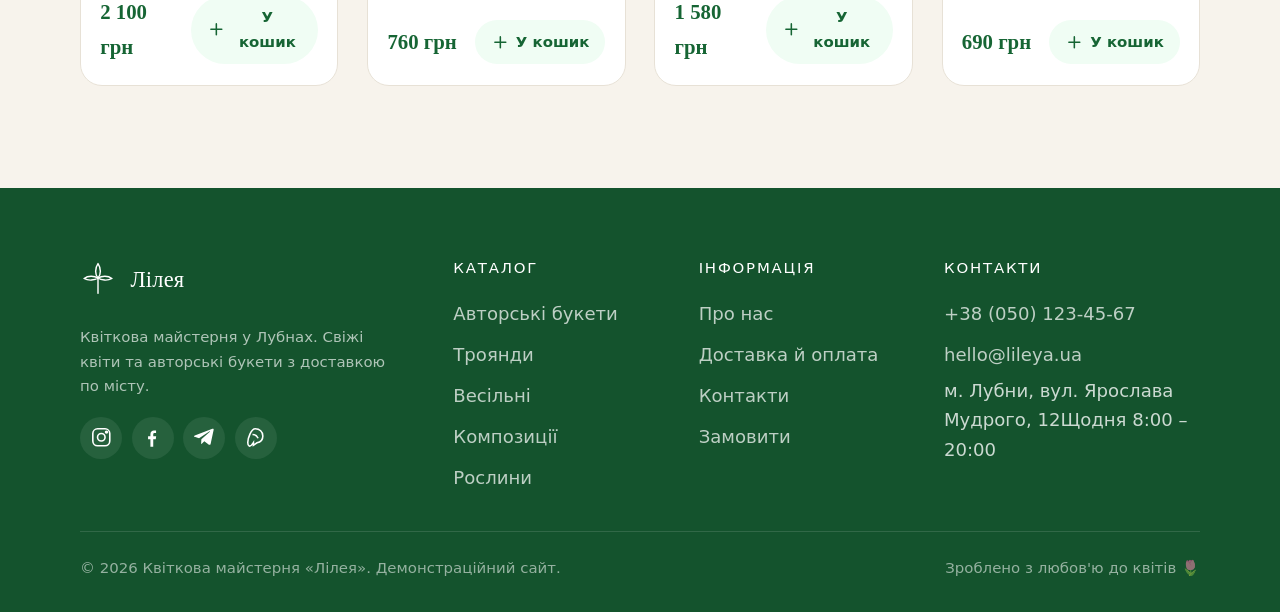
<file: pet2/catalog.html>
<!DOCTYPE html>
<html lang="uk">
<head>
  <meta charset="UTF-8">
  <meta http-equiv="Content-Security-Policy" content="default-src 'self'; script-src 'self'; style-src 'self' 'unsafe-inline' https://fonts.googleapis.com; font-src https://fonts.gstatic.com; img-src 'self' data:; connect-src 'self'; base-uri 'self'; form-action 'self'; object-src 'none'">
  <meta name="viewport" content="width=device-width, initial-scale=1">
  <title>Каталог квітів та букетів | Лілея, Лубни</title>
  <meta name="description" content="Каталог авторських букетів, троянд, весільної флористики та композицій. Доставка квітів по Лубнах.">
  <link rel="icon" type="image/svg+xml" href="assets/favicon.svg">
  <link rel="preconnect" href="https://fonts.googleapis.com">
  <link rel="preconnect" href="https://fonts.gstatic.com" crossorigin>
  <link href="https://fonts.googleapis.com/css2?family=Onest:wght@400;500;600;700&family=Prata&display=swap" rel="stylesheet">
  <link rel="stylesheet" href="css/styles.css">
</head>
<body data-page="catalog">
  <a class="skip-link" href="#main">Перейти до вмісту</a>
  <header class="site-header" data-chrome="header"></header>

  <main id="main">
    <section class="page-hero">
      <div class="container">
        <span class="eyebrow">Каталог</span>
        <h1 style="margin:.4rem 0 .6rem">Наші квіти та букети</h1>
        <p class="section-lead" style="margin-inline:0">Оберіть готову композицію або зателефонуйте — і ми зберемо букет за вашим побажанням.</p>
      </div>
    </section>

    <section class="section" style="padding-top:2rem">
      <div class="container">
        <div class="toolbar" style="margin-bottom:1.6rem">
          <div class="filters" id="catalogFilters" role="group" aria-label="Фільтр за категорією"></div>
          <div style="display:flex;align-items:center;gap:1rem">
            <span class="result-count" id="catalogCount"></span>
            <label class="sr-only" for="catalogSort">Сортування</label>
            <select class="select" id="catalogSort">
              <option value="default">За популярністю</option>
              <option value="asc">Спочатку дешевші</option>
              <option value="desc">Спочатку дорожчі</option>
            </select>
          </div>
        </div>
        <div class="card-grid" id="catalogGrid"></div>
      </div>
    </section>
  </main>

  <footer class="site-footer" data-chrome="footer"></footer>

  <script type="module" src="js/page-catalog.js"></script>
</body>
</html>
</file>
<file: pet2/css/styles.css>
/* =====================================================================
   Лілея — Квіткова майстерня, м. Лубни
   Design system: botanical green + floral rose + gold on warm cream.
   Hand-written, dependency-free, performance-first.
   ===================================================================== */

/* ------------------------------ Tokens ------------------------------ */
:root {
  /* Brand */
  --green-900: #14532D;
  --green-800: #166534;
  --green-700: #15803D;
  --green-600: #16A34A;
  --green-100: #DCFCE7;
  --green-50:  #F0FDF4;

  /* Accent — теракотова троянда (Editorial Atelier): стриманіша й «дорожча»
     за гарячий рожевий. Імена лишаємо (--rose-*), щоб усі посилання працювали. */
  --rose-600:  #B5604C;   /* fill-акцент — білий текст проходить WCAG AA */
  --rose-500:  #C2705B;   /* mid */
  --rose-400:  #CE8675;   /* light */
  --rose-100:  #F1DDD6;   /* tint */

  --gold:      #AF8748;
  --gold-soft: #D9C29A;

  /* Neutrals (warm ivory) */
  --cream:     #F7F3EC;
  --cream-2:   #EFE8DC;
  --paper:     #FFFFFF;
  --ink:       #1F2A24;   /* body text */
  --ink-soft:  #4B5A52;   /* secondary text */
  --muted:     #67726B;   /* tertiary — WCAG AA 4.5:1 on cream */
  --line:      #E7E1D6;   /* borders/dividers */

  /* Semantic */
  --primary: var(--green-700);
  --on-primary: #FFFFFF;
  --accent: var(--rose-600);
  --on-accent: #FFFFFF;
  --bg: var(--cream);
  --fg: var(--ink);
  --danger: #DC2626;

  /* Typography */
  --font-display: "Prata", Georgia, "Times New Roman", serif;
  --font-body: "Onest", system-ui, -apple-system, "Segoe UI", Roboto, sans-serif;

  /* Scale (fluid) */
  --step--1: clamp(0.83rem, 0.79rem + 0.18vw, 0.94rem);
  --step-0:  clamp(1rem, 0.95rem + 0.25vw, 1.13rem);
  --step-1:  clamp(1.2rem, 1.1rem + 0.5vw, 1.5rem);
  --step-2:  clamp(1.5rem, 1.3rem + 1vw, 2.1rem);
  --step-3:  clamp(2rem, 1.6rem + 2vw, 3rem);
  --step-4:  clamp(2.6rem, 1.9rem + 3.4vw, 4.5rem);

  /* Spacing (8pt) */
  --sp-1: 0.5rem; --sp-2: 1rem; --sp-3: 1.5rem; --sp-4: 2rem;
  --sp-5: 3rem; --sp-6: 4rem; --sp-7: 6rem; --sp-8: 8rem;

  /* Radii / shadow / motion */
  --r-sm: 8px; --r-md: 14px; --r-lg: 22px; --r-pill: 999px;
  --shadow-sm: 0 1px 2px rgba(20,40,30,.06), 0 1px 3px rgba(20,40,30,.05);
  --shadow-md: 0 10px 30px -12px rgba(20,60,40,.18);
  --shadow-lg: 0 30px 60px -22px rgba(20,60,40,.28);
  --ring: 0 0 0 3px rgba(21,128,61,.35);

  --ease: cubic-bezier(.22,.61,.36,1);
  --ease-out: cubic-bezier(.16,1,.3,1);
  --dur: 240ms;

  --container: 1200px;
  --nav-h: 76px;
  --z-nav: 100; --z-drawer: 300; --z-modal: 400; --z-toast: 500;
}

/* ------------------------------ Reset ------------------------------ */
*, *::before, *::after { box-sizing: border-box; }
* { margin: 0; }
html { scroll-behavior: smooth; -webkit-text-size-adjust: 100%; }
@media (prefers-reduced-motion: reduce) { html { scroll-behavior: auto; } }

body {
  font-family: var(--font-body);
  font-size: var(--step-0);
  line-height: 1.65;
  color: var(--fg);
  background: var(--bg);
  -webkit-font-smoothing: antialiased;
  text-rendering: optimizeLegibility;
  overflow-x: hidden;
  /* Prata має лише одну вагу (400) — забороняємо штучний жир (faux-bold),
     щоб дисплейний шрифт ніколи не «розпливався». Faux-italic лишаємо. */
  font-synthesis: style;
}

img, svg, picture, video { display: block; max-width: 100%; }
img { height: auto; }
a { color: inherit; text-decoration: none; }
button { font: inherit; color: inherit; cursor: pointer; background: none; border: none; }
ul { list-style: none; padding: 0; }
input, textarea, select, button { font: inherit; }
:focus-visible { outline: none; box-shadow: var(--ring); border-radius: var(--r-sm); }

h1, h2, h3, h4 { font-family: var(--font-display); font-weight: 400; line-height: 1.16; color: var(--green-900); letter-spacing: 0; }
h1 { font-size: var(--step-4); }
h2 { font-size: var(--step-3); }
h3 { font-size: var(--step-2); }
p { color: var(--ink-soft); }
strong { color: var(--ink); }

/* ------------------------------ Layout ------------------------------ */
.container { width: 100%; max-width: var(--container); margin-inline: auto; padding-inline: clamp(1.1rem, 4vw, 2.5rem); }
.section { padding-block: clamp(3.5rem, 8vw, 7rem); }
.section--tight { padding-block: clamp(2.5rem, 5vw, 4rem); }
.center { text-align: center; }
.grid { display: grid; gap: var(--sp-3); }
.flow > * + * { margin-top: var(--sp-2); }
.skip-link {
  position: absolute; left: 50%; top: -60px; transform: translateX(-50%);
  background: var(--green-800); color: #fff; padding: .6rem 1.1rem; border-radius: 0 0 var(--r-sm) var(--r-sm);
  z-index: var(--z-toast); transition: top .2s var(--ease);
}
.skip-link:focus { top: 0; }

/* ------------------------ Eyebrow / headings ------------------------ */
.eyebrow {
  display: inline-flex; align-items: center; gap: .55rem;
  font-family: var(--font-body); font-size: var(--step--1); font-weight: 600;
  letter-spacing: .18em; text-transform: uppercase; color: var(--gold);
}
.eyebrow::before { content: ""; width: 26px; height: 1px; background: var(--gold-soft); display: inline-block; }
.center .eyebrow::after { content: ""; width: 26px; height: 1px; background: var(--gold-soft); display: inline-block; }
.section-lead { max-width: 60ch; margin-inline: auto; color: var(--ink-soft); }
.muted { color: var(--muted); }
.accent { color: var(--accent); }

/* ------------------------------ Buttons ----------------------------- */
.btn {
  --btn-bg: var(--green-700); --btn-fg: #fff;
  display: inline-flex; align-items: center; justify-content: center; gap: .55rem;
  min-height: 48px; padding: .85rem 1.6rem; border-radius: var(--r-pill);
  background: var(--btn-bg); color: var(--btn-fg); font-weight: 600; font-size: var(--step-0);
  letter-spacing: .005em; box-shadow: var(--shadow-sm);
  transition: transform var(--dur) var(--ease), box-shadow var(--dur) var(--ease), background var(--dur) var(--ease), color var(--dur) var(--ease);
  will-change: transform;
}
.btn:hover { transform: translateY(-2px); box-shadow: var(--shadow-md); }
.btn:active { transform: translateY(0); }
.btn--accent { --btn-bg: var(--rose-600); }
.btn--accent:hover { background: #9d4f3d; }
.btn--ghost { --btn-bg: transparent; --btn-fg: var(--green-800); border: 1.5px solid var(--line); box-shadow: none; }
.btn--ghost:hover { background: var(--paper); border-color: var(--green-700); }
.btn--light { --btn-bg: #fff; --btn-fg: var(--green-800); }
.btn--lg { min-height: 56px; padding: 1rem 2rem; font-size: var(--step-1); }
.btn--block { width: 100%; }
.btn--sm { min-height: 40px; padding: .5rem 1.05rem; font-size: var(--step--1); }
.btn[disabled] { opacity: .5; cursor: not-allowed; transform: none; box-shadow: none; }
.link-arrow {
  display: inline-flex; align-items: center; gap: .45rem; font-weight: 600; color: var(--green-800);
  border-bottom: 1.5px solid transparent; transition: gap var(--dur) var(--ease), border-color var(--dur) var(--ease);
}
.link-arrow:hover { gap: .75rem; border-color: var(--green-700); }

.icon { width: 1.25em; height: 1.25em; flex: none; }

/* ------------------------------ Header ------------------------------ */
.site-header {
  position: fixed; inset: 0 0 auto 0; height: var(--nav-h); z-index: var(--z-nav);
  display: flex; align-items: center;
  background: transparent;
  transition: background var(--dur) var(--ease), box-shadow var(--dur) var(--ease), height var(--dur) var(--ease);
}
.site-header.is-scrolled { background: rgba(247,243,236,.9); backdrop-filter: saturate(140%) blur(10px); box-shadow: 0 1px 0 var(--line); }
.nav { display: flex; align-items: center; justify-content: space-between; width: 100%; gap: var(--sp-3); }
.brand { display: inline-flex; align-items: center; gap: .65rem; color: var(--green-800); }
.brand__mark { width: 40px; height: 40px; color: var(--green-700); }
.brand__name { font-family: var(--font-display); font-size: 1.4rem; font-weight: 400; line-height: 1; color: var(--green-900); letter-spacing: .01em; }
.brand__sub { display: block; font-family: var(--font-body); font-size: .62rem; letter-spacing: .22em; text-transform: uppercase; color: var(--gold); margin-top: 3px; }
.nav__links { display: flex; align-items: center; gap: clamp(1rem, 2.4vw, 2.2rem); }
.nav__links a { position: relative; font-weight: 500; color: var(--ink); padding-block: .4rem; transition: color var(--dur) var(--ease); }
.nav__links a::after { content: ""; position: absolute; left: 0; bottom: 0; height: 2px; width: 0; background: var(--rose-500); transition: width var(--dur) var(--ease); }
.nav__links a:hover, .nav__links a[aria-current="page"] { color: var(--green-800); }
.nav__links a:hover::after, .nav__links a[aria-current="page"]::after { width: 100%; }
.nav__actions { display: flex; align-items: center; gap: .6rem; }

.cart-btn { position: relative; display: inline-flex; align-items: center; justify-content: center; width: 48px; height: 48px; border-radius: var(--r-pill); color: var(--green-800); transition: background var(--dur) var(--ease); }
.cart-btn:hover { background: var(--cream-2); }
.cart-count {
  position: absolute; top: 4px; right: 2px; min-width: 20px; height: 20px; padding: 0 5px;
  display: grid; place-items: center; background: var(--rose-600); color: #fff; font-size: .7rem; font-weight: 700;
  border-radius: var(--r-pill); border: 2px solid var(--cream);
  transform: scale(0); transition: transform .28s var(--ease-out);
}
.cart-count.is-active { transform: scale(1); }
.cart-count.bump { animation: bump .35s var(--ease-out); }
@keyframes bump { 0%{transform:scale(1);} 40%{transform:scale(1.35);} 100%{transform:scale(1);} }

.nav__toggle { display: none; width: 48px; height: 48px; border-radius: var(--r-pill); }
.nav__toggle span, .nav__toggle span::before, .nav__toggle span::after {
  content: ""; display: block; width: 22px; height: 2px; background: var(--green-900); border-radius: 2px; transition: transform .3s var(--ease), opacity .2s var(--ease); margin-inline: auto;
}
.nav__toggle span::before { transform: translateY(-7px); }
.nav__toggle span::after { transform: translateY(5px); }
body.nav-open .nav__toggle span { background: transparent; }
body.nav-open .nav__toggle span::before { transform: rotate(45deg); }
body.nav-open .nav__toggle span::after { transform: rotate(-45deg) translateY(-1px); }

/* ------------------------------ Hero (Editorial Atelier) ------------ */
/* Світла асиметрія: текст ліворуч, фото-рамка з карткою праворуч. */
.hero {
  position: relative; min-height: 100svh; display: flex; align-items: center;
  padding-top: var(--nav-h); overflow-x: clip;
  /* теплий преміальний підсвіт за фото-колажем */
  background: radial-gradient(1100px 620px at 72% 32%, rgba(217,194,154,.22), transparent 62%), var(--cream);
}
/* М'які квіткові «плями» замість темного фото-оверлею */
.hero::before, .hero::after { content: ""; position: absolute; z-index: 0; border-radius: 50%; filter: blur(70px); pointer-events: none; }
.hero::before { width: 38vw; height: 38vw; max-width: 420px; max-height: 420px; top: -6%; left: -6%; background: #EADBC6; opacity: .55; }
.hero::after  { width: 34vw; height: 34vw; max-width: 360px; max-height: 360px; bottom: -8%; right: 6%; background: #DDE9DC; opacity: .5; }
.hero .container { position: relative; z-index: 1; }
.hero__grid { display: grid; grid-template-columns: 1fr 1.05fr; align-items: center; gap: clamp(2rem,5vw,5rem); }
.hero__inner { max-width: 600px; padding-block: clamp(1rem,3vw,2.25rem); animation: hero-rise .9s var(--ease-out) both; }
/* Дисплейний «момент»: крупніший, тісніший лідинг — головний акцент сторінки. */
.hero h1 { color: var(--green-900); margin-block: .6rem .7rem; font-size: clamp(2.4rem, 1.8rem + 2.8vw, 4.4rem); line-height: 1.04; letter-spacing: -.014em; }
/* Prata не має курсиву — акцент робимо кольором (теракота), а не нахилом. */
.hero h1 em { font-style: normal; color: var(--rose-500); }
.hero p { color: var(--ink-soft); font-size: var(--step-1); max-width: 46ch; }
.hero__cta { display: flex; flex-wrap: wrap; gap: .9rem; margin-top: var(--sp-3); }
.hero__stats { display: flex; align-items: center; gap: clamp(.7rem,1.8vw,1.3rem); margin-top: var(--sp-3); flex-wrap: nowrap; }
.hero__stats div { position: relative; min-width: 0; color: var(--green-900); padding-right: clamp(.7rem,1.6vw,1.3rem); }
.hero__stats div + div { border-left: 1px solid var(--line); padding-left: clamp(.7rem,1.6vw,1.3rem); }
.hero__stats b { font-family: var(--font-display); font-size: var(--step-1); display: block; line-height: 1; color: var(--green-900); white-space: nowrap; }
.hero__stats span { font-size: var(--step--1); color: var(--ink-soft); letter-spacing: .03em; }

/* Редакційний колаж: дві шаровані фоторамки + плаваюча картка «Букет дня».
   Кадри позиціоновані абсолютно в .hero__stack з фіксованим aspect-ratio —
   місце зарезервоване, тож CLS = 0 навіть до завантаження фото. */
.hero__media { position: relative; padding-inline: clamp(.5rem,2vw,1.5rem); }
/* max-height тримає колаж у межах екрана — hero не «виштовхує» статистику за фолд */
.hero__stack { position: relative; width: 100%; max-width: 560px; max-height: 72svh; margin-inline: auto; aspect-ratio: 1 / 1.12; }
.hero__frame { position: absolute; border-radius: var(--r-lg); overflow: hidden; box-shadow: var(--shadow-lg); background: var(--cream-2); }
.hero__frame img { width: 100%; height: 100%; object-fit: cover; }
.hero__frame::after { content: ""; position: absolute; inset: 0; z-index: 2; border-radius: inherit; box-shadow: inset 0 0 0 1px rgba(255,255,255,.35); background: linear-gradient(155deg, rgba(217,194,154,.12), transparent 45%, rgba(181,96,76,.16)); pointer-events: none; }
/* Головний кадр — високий, домінує праворуч. */
.hero__frame--main { top: 0; right: 0; width: 74%; height: 90%; z-index: 1; animation: hero-rise 1s var(--ease-out) both; }
/* Вторинний кадр — менший, нахилений, у матовій білій рамці, нижній лівий ріг. */
.hero__frame--sub { bottom: 0; left: 0; width: 47%; aspect-ratio: 4/5; z-index: 2;
  box-shadow: 0 0 0 6px var(--paper), var(--shadow-lg); transform: rotate(-3deg);
  animation: hero-rise 1.05s .12s var(--ease-out) both; }
.hero__est { position: absolute; right: -4px; top: 50%; transform: translateY(-50%) rotate(90deg); transform-origin: center; font-size: .64rem; letter-spacing: .4em; text-transform: uppercase; color: var(--gold); white-space: nowrap; z-index: 3; }
.hero__tag { position: absolute; z-index: 4; right: -7%; top: 13%; display: flex; align-items: center; gap: .85rem; background: var(--paper); border-radius: var(--r-md); padding: .9rem 1.15rem; box-shadow: var(--shadow-md); animation: hero-rise 1s .22s var(--ease-out) both; }

/* Падіння пелюсток — суто CSS, делікатно й рідко, щоб текст лишався читним.
   Шар над контентом, але pointer-events:none та низька непрозорість. */
.hero__petals { position: absolute; inset: 0; z-index: 1; overflow: hidden; pointer-events: none; }
.hero__petals span { position: absolute; top: -40px; width: 13px; height: 13px; border-radius: 100% 0 100% 0; opacity: 0; }
@media (prefers-reduced-motion: no-preference) {
  .hero__petals span { animation: petal-fall linear infinite; }
  .hero__petals span:nth-child(1) { left: 14%; width: 11px; height: 11px; --drift: 26px; --op: .4;  background: var(--rose-400);  animation-duration: 15s; animation-delay: 0s; }
  .hero__petals span:nth-child(2) { left: 28%; width: 9px;  height: 9px;  --drift: -22px;--op: .3;  background: var(--gold-soft); animation-duration: 19s; animation-delay: 3.5s; }
  .hero__petals span:nth-child(3) { left: 42%; width: 14px; height: 14px; --drift: 34px; --op: .42; background: var(--rose-100);  animation-duration: 13s; animation-delay: 6s; }
  .hero__petals span:nth-child(4) { left: 55%; width: 10px; height: 10px; --drift: -30px;--op: .35; background: var(--rose-400);  animation-duration: 17s; animation-delay: 1.5s; }
  .hero__petals span:nth-child(5) { left: 64%; width: 12px; height: 12px; --drift: 24px; --op: .4;  background: var(--gold-soft); animation-duration: 21s; animation-delay: 8s; }
  .hero__petals span:nth-child(6) { left: 73%; width: 9px;  height: 9px;  --drift: -28px;--op: .3;  background: var(--rose-100);  animation-duration: 14s; animation-delay: 4.5s; }
  .hero__petals span:nth-child(7) { left: 84%; width: 13px; height: 13px; --drift: 30px; --op: .42; background: var(--rose-400);  animation-duration: 18s; animation-delay: 10s; }
  .hero__petals span:nth-child(8) { left: 92%; width: 10px; height: 10px; --drift: -20px;--op: .33; background: var(--gold-soft); animation-duration: 16s; animation-delay: 2.5s; }
  @keyframes petal-fall {
    0%   { transform: translate3d(0, 0, 0) rotate(0deg); opacity: 0; }
    8%   { opacity: var(--op, .4); }
    92%  { opacity: var(--op, .4); }
    100% { transform: translate3d(var(--drift, 24px), 102vh, 0) rotate(300deg); opacity: 0; }
  }
}
@media (max-width: 760px) { .hero__petals { display: none; } }
.hero__tag .dot { width: 40px; height: 40px; border-radius: 11px; display: grid; place-items: center; background: var(--rose-100); color: var(--rose-600); }
.hero__tag b { font-family: var(--font-display); font-size: 1rem; color: var(--green-900); display: block; line-height: 1.15; }
.hero__tag span { font-size: .8rem; color: var(--ink-soft); }
.hero__tag .price { margin-left: .3rem; font-family: var(--font-display); font-size: 1.1rem; font-weight: 600; color: var(--green-800); }

/* ------------------------------ Cards ------------------------------- */
.card-grid { display: grid; grid-template-columns: repeat(auto-fill, minmax(250px, 1fr)); gap: clamp(1.1rem, 2.5vw, 1.8rem); }
.product {
  position: relative; display: flex; flex-direction: column; background: var(--paper);
  border: 1px solid var(--line); border-radius: var(--r-lg); overflow: hidden;
  transition: transform var(--dur) var(--ease), box-shadow var(--dur) var(--ease), border-color var(--dur) var(--ease);
}
.product:hover { transform: translateY(-6px); box-shadow: var(--shadow-lg); border-color: transparent; }
.product__media { position: relative; aspect-ratio: 4/5; overflow: hidden; background: var(--cream-2); }
/* overhang 1px з усіх боків — прибирає крайовий шов/темний 1px-стовпчик
   на заокругленому фото (видно в спокої, зникає при hover-зумі). */
.product__media img { width: calc(100% + 2px); height: calc(100% + 2px); margin: -1px; object-fit: cover; transition: transform .6s var(--ease-out); }
.product:hover .product__media img { transform: scale(1.06); }
.product__badge { position: absolute; top: .8rem; left: .8rem; background: rgba(255,255,255,.92); color: var(--green-800); font-size: .68rem; font-weight: 700; letter-spacing: .08em; text-transform: uppercase; padding: .35rem .7rem; border-radius: var(--r-pill); backdrop-filter: blur(4px); }
.product__badge--sale { background: var(--rose-600); color: #fff; }
.product__fav { position: absolute; top: .65rem; right: .65rem; width: 40px; height: 40px; border-radius: var(--r-pill); background: rgba(255,255,255,.9); display: grid; place-items: center; color: var(--ink-soft); box-shadow: var(--shadow-sm); transition: color var(--dur) var(--ease), transform var(--dur) var(--ease); }
.product__fav:hover { color: var(--rose-600); transform: scale(1.08); }
.product__fav.is-active { color: var(--rose-600); }
.product__body { display: flex; flex-direction: column; gap: .5rem; padding: 1.1rem 1.2rem 1.3rem; flex: 1; }
.product__cat { font-size: var(--step--1); color: var(--gold); font-weight: 600; letter-spacing: .04em; }
.product__name { font-family: var(--font-display); font-size: 1.2rem; font-weight: 600; color: var(--green-900); }
.product__name a, .product__name-btn { transition: color var(--dur) var(--ease); }
.product__name a:hover, .product__name-btn:hover { color: var(--rose-600); }
.product__name-btn { padding: 0; text-align: left; color: inherit; }
.product__desc { font-size: var(--step--1); color: var(--ink-soft); }
.product__foot { margin-top: auto; display: flex; align-items: center; justify-content: space-between; gap: .6rem; padding-top: .4rem; }
.price { font-family: var(--font-display); font-size: 1.3rem; font-weight: 700; color: var(--green-800); display: inline-flex; align-items: baseline; gap: .35rem; }
.price small { font-size: .8rem; color: var(--muted); text-decoration: line-through; font-weight: 400; }
.price .cur { font-size: .85rem; font-weight: 500; color: var(--ink-soft); }
.add-btn { display: inline-flex; align-items: center; gap: .4rem; background: var(--green-50); color: var(--green-800); font-weight: 600; font-size: var(--step--1); padding: .6rem 1rem; border-radius: var(--r-pill); transition: background var(--dur) var(--ease), color var(--dur) var(--ease); }
.add-btn:hover { background: var(--green-700); color: #fff; }
.add-btn.added { background: var(--green-700); color: #fff; }

/* feature / value cards */
.features { display: grid; grid-template-columns: repeat(auto-fit, minmax(220px,1fr)); gap: var(--sp-3); }
.feature { background: var(--paper); border: 1px solid var(--line); border-radius: var(--r-lg); padding: 1.8rem 1.6rem; transition: transform var(--dur) var(--ease), box-shadow var(--dur) var(--ease); }
.feature:hover { transform: translateY(-4px); box-shadow: var(--shadow-md); }
.feature__icon { width: 52px; height: 52px; border-radius: var(--r-md); display: grid; place-items: center; background: var(--green-50); color: var(--green-700); margin-bottom: 1rem; }
.feature h3 { font-size: 1.25rem; margin-bottom: .35rem; }
.feature p { font-size: var(--step--1); }

/* ------------------------- Split / about --------------------------- */
.split { display: grid; grid-template-columns: 1fr 1fr; gap: clamp(2rem,5vw,4.5rem); align-items: center; }
.split__media { position: relative; border-radius: var(--r-lg); overflow: hidden; box-shadow: var(--shadow-lg); aspect-ratio: 5/6; }
.split__media img { width: 100%; height: 100%; object-fit: cover; }
.split__media--stack { position: relative; aspect-ratio: auto; box-shadow: none; display: grid; grid-template-columns: 1fr 1fr; grid-template-rows: 1fr 1fr; gap: 1rem; }
.split__media--stack img { width: 100%; height: 100%; object-fit: cover; border-radius: var(--r-md); box-shadow: var(--shadow-md); aspect-ratio: 1; outline: 1px solid rgba(255,255,255,.5); outline-offset: -1px; }
.split__media--stack img:first-child { grid-row: span 2; aspect-ratio: auto; }
/* вертикальний золотий підпис — echo .hero__est */
.split__media--stack::after { content: "Лубни · est. 2017"; position: absolute; right: -6px; top: 50%; transform: translateY(-50%) rotate(90deg); transform-origin: center; font-size: .62rem; letter-spacing: .38em; text-transform: uppercase; color: var(--gold); white-space: nowrap; pointer-events: none; }
.badge-float { position: absolute; bottom: 1.2rem; left: 1.2rem; background: rgba(255,255,255,.94); border-radius: var(--r-md); padding: 1rem 1.3rem; box-shadow: var(--shadow-md); backdrop-filter: blur(4px); }
.badge-float b { font-family: var(--font-display); font-size: 1.6rem; color: var(--green-800); display: block; line-height: 1; }
.badge-float span { font-size: var(--step--1); color: var(--ink-soft); }

/* ----------------------------- Occasions ---------------------------- */
.occasions { display: grid; grid-template-columns: repeat(auto-fit, minmax(180px,1fr)); gap: var(--sp-2); }
.occasion { position: relative; border-radius: var(--r-lg); overflow: hidden; aspect-ratio: 3/4; display: flex; align-items: flex-end; color: #fff; box-shadow: var(--shadow-sm); }
.occasion img { position: absolute; inset: 0; width: 100%; height: 100%; object-fit: cover; transition: transform .6s var(--ease-out); z-index: -2; }
.occasion::after { content:""; position:absolute; inset:0; background: linear-gradient(to top, rgba(20,40,28,.78), rgba(20,40,28,.05)); z-index:-1; }
.occasion:hover img { transform: scale(1.08); }
.occasion span { padding: 1.1rem 1.2rem; font-family: var(--font-display); font-size: 1.25rem; font-weight: 600; }

/* --------------------------- Testimonials --------------------------- */
.testi-grid { display: grid; grid-template-columns: repeat(auto-fit, minmax(280px,1fr)); gap: var(--sp-3); }
.testi { background: var(--paper); border: 1px solid var(--line); border-radius: var(--r-lg); padding: 1.8rem; box-shadow: var(--shadow-sm); }
.testi__stars { color: var(--gold); display: flex; gap: 2px; margin-bottom: .8rem; }
.testi p { color: var(--ink); font-size: var(--step-0); font-style: italic; }
.testi__who { display: flex; align-items: center; gap: .8rem; margin-top: 1.1rem; }
.testi__ava { width: 44px; height: 44px; border-radius: 50%; background: var(--green-100,#dcfce7); display: grid; place-items: center; font-weight: 700; color: var(--green-800); font-family: var(--font-display); }
.testi__who b { font-size: var(--step-0); color: var(--green-900); }
.testi__who span { font-size: var(--step--1); color: var(--muted); }

/* ------------------------------ CTA band ---------------------------- */
.cta-band { position: relative; border-radius: var(--r-lg); overflow: hidden; padding: clamp(2.5rem,6vw,5rem); color: #fff; text-align: center; }
.cta-band img { position: absolute; inset: 0; width: 100%; height: 100%; object-fit: cover; z-index: -2; }
.cta-band::after { content:""; position:absolute; inset:0; background: linear-gradient(120deg, rgba(20,50,32,.9), rgba(181,96,76,.6)); z-index:-1; }
.cta-band h2 { color: #fff; }
.cta-band p { color: rgba(255,255,255,.9); max-width: 52ch; margin-inline: auto; }

/* --------------------------- Catalog page --------------------------- */
.page-hero {
  position: relative; overflow: hidden;
  padding-top: calc(var(--nav-h) + clamp(2.5rem,6vw,4.5rem));
  padding-bottom: clamp(2.2rem,5vw,3.4rem);
  background: linear-gradient(180deg, var(--cream-2), var(--cream));
}
/* м'яка editorial-«пляма», як на hero головної */
.page-hero::before {
  content: ""; position: absolute; z-index: 0; border-radius: 50%; filter: blur(70px); pointer-events: none;
  width: 34vw; height: 34vw; max-width: 380px; max-height: 380px; top: -12%; right: -4%; background: #EADBC6; opacity: .5;
}
/* золота hairline по нижньому краю — підпис ательє */
.page-hero::after {
  content: ""; position: absolute; left: 0; right: 0; bottom: 0; height: 1px;
  background: linear-gradient(90deg, transparent, var(--gold-soft) 18%, var(--gold) 50%, var(--gold-soft) 82%, transparent);
  opacity: .85;
}
.page-hero .container { position: relative; z-index: 1; }
.page-hero h1 em { font-style: normal; color: var(--rose-500); }
.filters { display: flex; flex-wrap: wrap; gap: .6rem; align-items: center; }
.chip { padding: .55rem 1.1rem; border-radius: var(--r-pill); border: 1.5px solid var(--line); background: var(--paper); color: var(--ink-soft); font-weight: 600; font-size: var(--step--1); transition: all var(--dur) var(--ease); }
.chip:hover { border-color: var(--green-600); color: var(--green-800); }
.chip[aria-pressed="true"] { background: var(--green-700); border-color: var(--green-700); color: #fff; }
.toolbar { display: flex; flex-wrap: wrap; gap: 1rem; align-items: center; justify-content: space-between; }
.select { padding: .6rem 2.2rem .6rem 1rem; border: 1.5px solid var(--line); border-radius: var(--r-pill); background: var(--paper) url("data:image/svg+xml,%3Csvg xmlns='http://www.w3.org/2000/svg' width='16' height='16' fill='none' stroke='%234B5A52' stroke-width='2' stroke-linecap='round' stroke-linejoin='round'%3E%3Cpath d='M4 6l4 4 4-4'/%3E%3C/svg%3E") no-repeat right .9rem center; -webkit-appearance: none; appearance: none; color: var(--ink); font-weight: 500; }
.result-count { color: var(--muted); font-size: var(--step--1); }
.empty-state { text-align:center; padding: var(--sp-6) var(--sp-2); color: var(--muted); }

/* ------------------------------ Drawer ------------------------------ */
.scrim { position: fixed; inset: 0; background: rgba(20,35,26,.5); opacity: 0; visibility: hidden; transition: opacity .3s var(--ease), visibility .3s; z-index: var(--z-drawer); }
.scrim.is-open { opacity: 1; visibility: visible; }
.drawer {
  position: fixed; top: 0; right: 0; height: 100dvh; width: min(420px, 92vw);
  background: var(--cream); z-index: calc(var(--z-drawer) + 1); display: flex; flex-direction: column;
  transform: translateX(100%); transition: transform .38s var(--ease-out); box-shadow: var(--shadow-lg);
}
.drawer.is-open { transform: translateX(0); }
.drawer__head { display: flex; align-items: center; justify-content: space-between; padding: 1.3rem 1.4rem; border-bottom: 1px solid var(--line); }
.drawer__head h2 { font-size: 1.4rem; }
.drawer__close { width: 44px; height: 44px; border-radius: var(--r-pill); display: grid; place-items: center; color: var(--ink); transition: background var(--dur) var(--ease); }
.drawer__close:hover { background: var(--cream-2); }
.drawer__body { flex: 1; overflow-y: auto; padding: 1rem 1.4rem; }
.drawer__foot { padding: 1.2rem 1.4rem 1.5rem; border-top: 1px solid var(--line); background: var(--paper); }

.cart-line { display: grid; grid-template-columns: 72px 1fr auto; gap: .9rem; padding: .9rem 0; border-bottom: 1px solid var(--line); align-items: center; }
.cart-line__img { width: 72px; height: 84px; border-radius: var(--r-sm); object-fit: cover; background: var(--cream-2); }
.cart-line__name { font-family: var(--font-display); font-size: 1.02rem; color: var(--green-900); line-height: 1.2; }
.cart-line__price { font-size: var(--step--1); color: var(--ink-soft); margin-top: 2px; }
.cart-line__rm { font-size: var(--step--1); color: var(--muted); margin-top: 6px; display: inline-flex; align-items: center; gap: .3rem; transition: color var(--dur) var(--ease); }
.cart-line__rm:hover { color: var(--danger); }
.cart-line__end { display: flex; flex-direction: column; align-items: flex-end; gap: .5rem; }
.cart-line__sum { font-weight: 700; color: var(--green-800); font-family: var(--font-display); }

.qty { display: inline-flex; align-items: center; border: 1.5px solid var(--line); border-radius: var(--r-pill); overflow: hidden; background: var(--paper); }
.qty button { width: 32px; height: 32px; display: grid; place-items: center; color: var(--green-800); transition: background var(--dur) var(--ease); }
.qty button:hover { background: var(--green-50); }
.qty span { min-width: 28px; text-align: center; font-weight: 700; font-size: var(--step--1); }

.cart-empty { text-align: center; padding: var(--sp-5) var(--sp-1); color: var(--muted); }
.cart-empty svg { color: var(--gold-soft); margin-inline: auto; margin-bottom: 1rem; }
.summary-row { display: flex; justify-content: space-between; align-items: baseline; margin-bottom: .5rem; color: var(--ink-soft); font-size: var(--step--1); }
.summary-row--total { margin-top: .8rem; padding-top: .8rem; border-top: 1px solid var(--line); font-size: var(--step-1); color: var(--green-900); }
.summary-row--total b { font-family: var(--font-display); }

/* ------------------------------ Forms ------------------------------- */
.field { display: flex; flex-direction: column; gap: .4rem; margin-bottom: 1.1rem; }
.field label { font-weight: 600; font-size: var(--step--1); color: var(--green-900); }
.field label .req { color: var(--rose-600); }
.field input, .field textarea, .field select {
  width: 100%; padding: .8rem 1rem; min-height: 48px; border: 1.5px solid var(--line); border-radius: var(--r-md);
  background: var(--paper); color: var(--ink); transition: border-color var(--dur) var(--ease), box-shadow var(--dur) var(--ease);
}
.field textarea { min-height: 110px; resize: vertical; }
.field input:focus, .field textarea:focus, .field select:focus { outline: none; border-color: var(--green-600); box-shadow: var(--ring); }
.field .hint { font-size: .8rem; color: var(--muted); }
.field .error { font-size: .8rem; color: var(--danger); display: none; }
.field.invalid input, .field.invalid textarea, .field.invalid select { border-color: var(--danger); }
.field.invalid .error { display: block; }
.row-2 { display: grid; grid-template-columns: 1fr 1fr; gap: 0 1rem; }

.pay-options { display: grid; gap: .7rem; }
.pay-option { display: flex; align-items: flex-start; gap: .8rem; padding: 1rem 1.1rem; border: 1.5px solid var(--line); border-radius: var(--r-md); background: var(--paper); cursor: pointer; transition: border-color var(--dur) var(--ease), background var(--dur) var(--ease); }
.pay-option:hover { border-color: var(--green-600); }
.pay-option:has(input:checked) { border-color: var(--green-700); background: var(--green-50); }
.pay-option input { margin-top: .25rem; width: 20px; height: 20px; accent-color: var(--green-700); }
.pay-option b { color: var(--green-900); display: block; }
.pay-option small { color: var(--ink-soft); font-size: var(--step--1); }

/* ----------------------------- Checkout ----------------------------- */
.checkout { display: grid; grid-template-columns: 1.4fr 1fr; gap: clamp(1.5rem,4vw,3rem); align-items: start; }
.panel { background: var(--paper); border: 1px solid var(--line); border-radius: var(--r-lg); padding: clamp(1.4rem,3vw,2rem); }
.order-summary { position: sticky; top: calc(var(--nav-h) + 1rem); }
.os-line { display: grid; grid-template-columns: 56px 1fr auto; gap: .8rem; padding: .7rem 0; border-bottom: 1px solid var(--line); align-items: center; }
.os-line img { width: 56px; height: 66px; border-radius: var(--r-sm); object-fit: cover; }
.os-line__name { font-size: var(--step--1); color: var(--green-900); font-weight: 600; }
.os-line__qty { font-size: .8rem; color: var(--muted); }

/* ------------------------------ Toast ------------------------------- */
.toast-wrap { position: fixed; bottom: 1.4rem; left: 50%; transform: translateX(-50%); z-index: var(--z-toast); display: flex; flex-direction: column; gap: .6rem; align-items: center; width: max-content; max-width: 92vw; }
.toast { display: flex; align-items: center; gap: .7rem; background: var(--green-900); color: #fff; padding: .85rem 1.2rem; border-radius: var(--r-pill); box-shadow: var(--shadow-lg); font-size: var(--step--1); font-weight: 500; transform: translateY(20px); opacity: 0; transition: transform .3s var(--ease-out), opacity .3s; }
.toast.show { transform: translateY(0); opacity: 1; }
.toast svg { color: var(--rose-400); }

/* ------------------------------ Footer ------------------------------ */
.site-footer { background: var(--green-900); color: rgba(255,255,255,.78); padding-block: clamp(3rem,6vw,4.5rem) 2rem; margin-top: auto; }
.site-footer a:hover { color: #fff; }
.footer-grid { display: grid; grid-template-columns: 1.6fr 1fr 1fr 1.2fr; gap: var(--sp-4); }
.footer-brand .brand__name, .footer-brand .brand__mark { color: #fff; }
.footer-brand p { color: rgba(255,255,255,.66); font-size: var(--step--1); max-width: 34ch; margin-top: 1rem; }
.footer-col h4 { color: #fff; font-family: var(--font-body); font-size: var(--step--1); letter-spacing: .12em; text-transform: uppercase; margin-bottom: 1rem; }
.footer-col a, .footer-col li { color: rgba(255,255,255,.72); font-size: var(--step-0); padding-block: .35rem; display: block; transition: color var(--dur) var(--ease); }
.socials { display: flex; gap: .6rem; margin-top: 1.1rem; }
.socials a { width: 42px; height: 42px; border-radius: var(--r-pill); display: grid; place-items: center; background: rgba(255,255,255,.08); color: #fff; transition: background var(--dur) var(--ease), transform var(--dur) var(--ease); }
.socials a:hover { background: var(--rose-600); transform: translateY(-3px); }
.footer-bottom { border-top: 1px solid rgba(255,255,255,.12); margin-top: var(--sp-4); padding-top: 1.5rem; display: flex; flex-wrap: wrap; gap: .6rem 1.5rem; justify-content: space-between; font-size: var(--step--1); color: rgba(255,255,255,.55); }

/* ------------------------- Reveal animations ------------------------ */
/* Крафтова поява: коротка дистанція + розфокус→різкість (не «AOS-fade-up»).
   Дизайнер кивне, а не закотить очі. */
.reveal { opacity: 0; transform: translateY(12px); filter: blur(7px); transition: opacity .8s var(--ease-out), transform .8s var(--ease-out), filter .8s var(--ease-out); }
.reveal.in { opacity: 1; transform: none; filter: none; }
.reveal[data-delay="1"] { transition-delay: .08s; }
.reveal[data-delay="2"] { transition-delay: .16s; }
.reveal[data-delay="3"] { transition-delay: .24s; }
.reveal[data-delay="4"] { transition-delay: .32s; }
.reveal[data-delay="5"] { transition-delay: .40s; }
@media (prefers-reduced-motion: reduce) {
  .reveal { opacity: 1 !important; transform: none !important; filter: none !important; transition: none !important; }
  .product__media img, .occasion img, .btn { transition: none !important; }
}

/* ------------------------------ Utilities --------------------------- */
.sr-only { position: absolute; width: 1px; height: 1px; padding: 0; margin: -1px; overflow: hidden; clip: rect(0,0,0,0); white-space: nowrap; border: 0; }
.divider-bloom { display: flex; align-items: center; justify-content: center; gap: 1rem; color: var(--gold-soft); }
.divider-bloom::before, .divider-bloom::after { content: ""; height: 1px; width: min(120px, 20vw); background: linear-gradient(90deg, transparent, var(--gold-soft)); }
.divider-bloom::after { background: linear-gradient(90deg, var(--gold-soft), transparent); }
.divider-bloom svg { flex: none; }
/* проста золота hairline-лінія між секціями */
.rule-gold { border: 0; height: 1px; margin: clamp(2.5rem,6vw,4rem) auto; background: linear-gradient(90deg, transparent, var(--gold-soft) 20%, var(--gold) 50%, var(--gold-soft) 80%, transparent); opacity: .8; }

/* ------------------------------ Responsive -------------------------- */
@media (max-width: 940px) {
  .footer-grid { grid-template-columns: 1fr 1fr; gap: var(--sp-3); }
  .footer-brand { grid-column: 1 / -1; }
  .checkout { grid-template-columns: 1fr; }
  .order-summary { position: static; }
  .split { grid-template-columns: 1fr; }
  .split__media { aspect-ratio: 16/11; }
  /* Hero editorial → вертикальне складання (колаж масштабується пропорційно) */
  .hero { min-height: auto; }
  .hero__grid { grid-template-columns: 1fr; gap: clamp(1.5rem,5vw,2.5rem); }
  .hero__inner { padding-block: clamp(2rem,7vw,3.5rem) 0; max-width: none; }
  .hero__media { padding-inline: 0; }
  .hero__stack { max-width: 500px; aspect-ratio: 1 / 1.05; margin-top: .5rem; }
  .hero__est { display: none; }
}
/* Бургер-меню вмикається раніше (≤900px), щоб десктоп-меню не тіснилось */
@media (max-width: 900px) {
  .nav__links {
    position: fixed; inset: var(--nav-h) 0 auto 0; flex-direction: column; align-items: stretch; gap: 0;
    background: var(--cream); padding: 1rem clamp(1.1rem,4vw,2rem) 1.6rem; box-shadow: var(--shadow-md);
    transform: translateY(-130%); transition: transform .35s var(--ease-out); border-bottom: 1px solid var(--line);
  }
  body.nav-open .nav__links { transform: translateY(0); }
  .nav__links a { padding-block: .9rem; border-bottom: 1px solid var(--line); font-size: var(--step-1); }
  .nav__links a::after { display: none; }
  .nav__toggle { display: grid; place-items: center; }
}
@media (max-width: 760px) {
  :root { --nav-h: 66px; }
  .row-2 { grid-template-columns: 1fr; }
  .hero p { font-size: var(--step-0); }
  .hero__tag { right: 0; top: auto; bottom: 5%; padding: .75rem .95rem; gap: .65rem; }
  .split__media--stack { grid-template-columns: 1fr 1fr; }
}
@media (max-width: 420px) {
  .footer-grid { grid-template-columns: 1fr; }
  .card-grid { grid-template-columns: 1fr 1fr; }
  .product__body { padding: .8rem .85rem 1rem; }
  .product__name { font-size: 1.02rem; }
  .price { font-size: 1.1rem; }
  .add-btn span { display: none; }
  .add-btn { padding: .55rem; }
}

/* =====================================================================
   Taste layer — тонкі деталі, що піднімають сприйняту якість.
   Адитивно, без впливу на існуючу логіку.
   ===================================================================== */

/* Брендова виділення тексту + прибраний синій tap-highlight на мобільних */
::selection { background: rgba(181,96,76,.16); color: var(--green-900); }
html { -webkit-tap-highlight-color: transparent; }
:root { accent-color: var(--green-700); }

/* Елегантні переноси: балансуємо заголовки, прибираємо висячі слова в тексті */
h1, h2, h3, .testi p { text-wrap: balance; }
p, .section-lead, .hero p { text-wrap: pretty; }

/* Моноширинні цифри — ціни, суми й лічильники не «стрибають» */
.price, .summary-row, .summary-row b, .cart-line__sum, .os-line__qty,
.hero__stats b, .badge-float b, .cart-count, .result-count {
  font-variant-numeric: tabular-nums;
  font-feature-settings: "tnum" 1, "lnum" 1;
}

/* Якоря не ховаються під фіксовану шапку при переході по #id */
:where(section, [id]):target { scroll-margin-top: calc(var(--nav-h) + 1.25rem); }
#delivery, #contacts { scroll-margin-top: calc(var(--nav-h) + 1.25rem); }

/* Оптичне калібрування дисплейного шрифту на великих кеглях */
h1, h2 { font-optical-sizing: auto; }

/* М'якший, «дорожчий» фокус-ринг на тілі сторінки (не на темних секціях) */
.site-footer :focus-visible { box-shadow: 0 0 0 3px rgba(255,255,255,.6); }

/* Дрібний, ненав'язливий скролбар у drawer */
.drawer__body { scrollbar-width: thin; scrollbar-color: var(--gold-soft) transparent; }
.drawer__body::-webkit-scrollbar { width: 8px; }
.drawer__body::-webkit-scrollbar-thumb { background: var(--gold-soft); border-radius: 999px; }

/* Плавна поява зображень — лише статичні медіа сторінки (не кошик, що
   перемальовується при зміні кількості, інакше блимало б). */
@media (prefers-reduced-motion: no-preference) {
  .product__media img, .split__media img, .occasion img {
    animation: img-in .6s var(--ease-out) both;
  }
  @keyframes img-in { from { opacity: 0; } to { opacity: 1; } }
}

/* =====================================================================
   Taste layer II — hero-типографіка, мікровзаємодії, переходи сторінок.
   ===================================================================== */

/* Hero: дисплейний лідинг під дідону Prata (без тісного трекінгу). */
.hero h1 { line-height: 1.08; letter-spacing: -0.004em; }
@keyframes hero-rise { from { opacity: 0; transform: translateY(14px); } to { opacity: 1; transform: none; } }

/* Кнопки: пружний прес + насиченіша тінь у акцентної */
.btn:active { transform: translateY(0) scale(.985); }
.btn--accent:hover { box-shadow: 0 14px 34px -12px rgba(181,96,76,.5); }
.add-btn:active { transform: scale(.96); }

/* «Обране»: приємний поп при додаванні */
.product__fav svg { transition: transform var(--dur) var(--ease-out); }
.product__fav.is-active svg { animation: fav-pop .42s var(--ease-out); }
@keyframes fav-pop { 0% { transform: scale(1); } 35% { transform: scale(1.32); } 100% { transform: scale(1); } }

/* =====================================================================
   Stage 4 · мікровзаємодії — ніжна поведінка кнопок + поява карток.
   Адитивно; нові переходи лежать у no-preference (бо reduced-motion
   глушить лише transition самих .btn, не псевдоелементів/іконок).
   ===================================================================== */
@media (prefers-reduced-motion: no-preference) {
  /* Каскадна поява карток — м'який степ 45ms по позиції в ряду (циклічно
     по 4, щоб у довгому каталозі затримка лишалась обмеженою). Вища
     специфічність за .reveal[data-delay] → перекриває базовий 80ms-степ. */
  .card-grid > .reveal:nth-child(4n+1) { transition-delay: 0s; }
  .card-grid > .reveal:nth-child(4n+2) { transition-delay: .045s; }
  .card-grid > .reveal:nth-child(4n+3) { transition-delay: .09s; }
  .card-grid > .reveal:nth-child(4n+4) { transition-delay: .135s; }

  /* Делікатний світловий «зблиск» по акцентній кнопці при наведенні.
     isolation+z-index:-1 → блиск над заливкою, але під текстом/іконкою,
     тож працює і для кнопок без обгортки span (текст лишається чітким). */
  .btn--accent { position: relative; overflow: hidden; isolation: isolate; }
  .btn--accent::before {
    content: ""; position: absolute; top: 0; left: -130%; width: 75%; height: 100%; z-index: -1;
    background: linear-gradient(100deg, transparent, rgba(255,255,255,.4), transparent);
    transform: skewX(-18deg); pointer-events: none;
    transition: left .62s var(--ease-out);
  }
  .btn--accent:hover::before { left: 135%; }

  /* Іконка ледь підводиться — «жива» кнопка, без різкості. */
  .btn > svg, .add-btn > svg { transition: transform var(--dur) var(--ease-out); }
  .btn:hover > svg, .add-btn:hover > svg { transform: translateY(-1px) scale(1.07); }
}

/* Тонкий внутрішній блік зверху картки — відчуття «дорогого» матеріалу */
.product::after {
  content: ""; position: absolute; inset: 0; border-radius: inherit; pointer-events: none;
  box-shadow: inset 0 1px 0 rgba(255,255,255,.65);
}

/* Плавні крос-документні переходи між сторінками (де підтримується) */
@view-transition { navigation: auto; }

/* Fallback-поява сторінки для браузерів без View Transitions (тільки opacity,
   щоб не зсувати фіксовану шапку трансформацією body) */
@media (prefers-reduced-motion: no-preference) {
  body { animation: page-in .4s ease both; }
  @keyframes page-in { from { opacity: 0; } to { opacity: 1; } }
}
@media (prefers-reduced-motion: reduce) {
  .hero__inner, .hero__frame, .hero__tag { animation: none; }
  ::view-transition-group(*), ::view-transition-old(*), ::view-transition-new(*) { animation: none !important; }
}

/* Підпис ательє — тонка золота лінія вгорі кожної сторінки */
body::before {
  content: ""; position: fixed; top: 0; left: 0; right: 0; height: 2px;
  z-index: calc(var(--z-toast) + 1); pointer-events: none;
  background: linear-gradient(90deg, transparent, var(--gold-soft), var(--gold), var(--gold-soft), transparent);
}

/* =====================================================================
   «Обране» — лічильник у шапці + швидкий перегляд (catalog ?cat=favs).
   Дзеркалить кошик; зелений бейдж відрізняє від рожевого бейджа кошика.
   ===================================================================== */
.fav-btn .icon { transition: transform var(--dur) var(--ease-out); }
.fav-btn:hover .icon { transform: scale(1.08); }
.fav-btn.has-favs { color: var(--rose-600); }            /* є обране → серце теракотове */
.fav-count {
  position: absolute; top: 4px; right: 2px; min-width: 20px; height: 20px; padding: 0 5px;
  display: grid; place-items: center; background: var(--green-700); color: #fff; font-size: .7rem; font-weight: 700;
  border-radius: var(--r-pill); border: 2px solid var(--cream);
  transform: scale(0); transition: transform .28s var(--ease-out);
  font-variant-numeric: tabular-nums; font-feature-settings: "tnum" 1, "lnum" 1;
}
.fav-count.is-active { transform: scale(1); }
.fav-count.bump { animation: bump .35s var(--ease-out); }

/* Чип «Обране» в каталозі — серце + текст, узгоджено зі стилем .chip */
.chip--fav { display: inline-flex; align-items: center; gap: .4rem; }
.chip--fav .icon { width: 15px; height: 15px; }
.chip--fav[aria-pressed="true"] { background: var(--rose-600); border-color: var(--rose-600); }

/* Мобільна шапка: ховаємо дублюючий текстовий CTA, щоб серце+кошик не тіснились
   (головна конверсія на мобільному — CTA у hero та пункт меню). */
@media (max-width: 760px) {
  .nav__actions > .btn { display: none; }
}

/* =====================================================================
   Imagery with intent — єдине «градування» + плівкове зерно на
   редакційних фото, щоб різні Unsplash-кадри читались як знятий
   однією рукою сет, а не стокова збірка.
   ===================================================================== */
/* Спільний грейд: трохи насиченості й контрасту — «один колорист». */
.hero__frame img, .split__media img, .split__media--stack img,
.product__media img, .occasion img, .cta-band img, .florist__media img {
  /* теплий преміальний грейд «один колорист» — трохи насиченості + тепла */
  filter: saturate(1.08) contrast(1.03) brightness(1.02) sepia(.05);
}
/* Делікатне зерно поверх героїчного кадру — відчуття плівкового знімка. */
.hero__frame::before {
  content: ""; position: absolute; inset: 0; z-index: 1; pointer-events: none; border-radius: inherit;
  background-image: url("data:image/svg+xml,%3Csvg xmlns='http://www.w3.org/2000/svg' width='140' height='140'%3E%3Cfilter id='n'%3E%3CfeTurbulence type='fractalNoise' baseFrequency='0.85' numOctaves='2' stitchTiles='stitch'/%3E%3C/filter%3E%3Crect width='140' height='140' filter='url(%23n)'/%3E%3C/svg%3E");
  background-size: 150px 150px; opacity: .07; mix-blend-mode: soft-light;
}
.hero__est { z-index: 2; }

/* =====================================================================
   Quick-view modal + aroma chips  (Redesign v2 · Stage 2–3)
   ===================================================================== */
.product__media { cursor: zoom-in; }
.product__name a, .product__name { cursor: pointer; }

/* Aroma chips */
.note-chips { list-style: none; display: flex; flex-wrap: wrap; gap: .4rem; margin: .6rem 0 0; padding: 0; }
.note-chip { display: inline-flex; align-items: center; gap: .32rem; font-size: .72rem; line-height: 1; color: var(--green-800);
  background: var(--cream-2); border: 1px solid var(--line); border-radius: var(--r-pill); padding: .34rem .6rem; white-space: nowrap; }
.note-chip__d { color: var(--gold); font-size: .7em; }
.note-chips--lg .note-chip { font-size: .82rem; padding: .45rem .8rem; background: var(--cream); }

/* Modal scrim + panel */
.modal-scrim { position: fixed; inset: 0; background: rgba(20,35,26,.58); opacity: 0; visibility: hidden;
  transition: opacity .3s var(--ease), visibility .3s; z-index: var(--z-modal); backdrop-filter: blur(2px); }
.modal-scrim.is-open { opacity: 1; visibility: visible; }
.pmodal { position: fixed; left: 50%; top: 50%; transform: translate(-50%, -48%) scale(.96); opacity: 0; visibility: hidden;
  width: min(940px, 94vw); max-height: 92vh; overflow: hidden; background: var(--paper); border-radius: var(--r-lg);
  box-shadow: var(--shadow-lg); z-index: calc(var(--z-modal) + 1);
  transition: opacity .32s var(--ease-out), transform .32s var(--ease-out), visibility .32s; }
.pmodal.is-open { opacity: 1; visibility: visible; transform: translate(-50%, -50%) scale(1); }
.pmodal__close { position: absolute; top: .7rem; right: .7rem; z-index: 2; width: 44px; height: 44px; border-radius: var(--r-pill);
  display: grid; place-items: center; color: var(--ink); background: rgba(255,255,255,.86); backdrop-filter: blur(4px);
  transition: background var(--dur) var(--ease); }
.pmodal__close:hover { background: var(--cream-2); }
.pmodal__grid { display: grid; grid-template-columns: minmax(0, 1fr) minmax(0, 1fr); max-height: 92vh; }
.pmodal__media { position: relative; background: var(--cream-2); overflow: hidden; align-self: stretch; }
.pmodal__media img { position: absolute; inset: 0; width: 100%; height: 100%; object-fit: cover; }
.pmodal__info { padding: clamp(1.4rem, 3vw, 2.2rem); overflow-y: auto; display: flex; flex-direction: column; }
.pmodal__cat { font-size: .72rem; letter-spacing: .12em; text-transform: uppercase; color: var(--muted); }
.pmodal__name { font-family: var(--font-display, "Prata", serif); font-size: clamp(1.5rem, 3.4vw, 2rem); line-height: 1.15; margin: .25rem 0 .6rem; }
.pmodal__story { color: var(--ink-soft); margin: 0 0 .4rem; }
.pmodal__block { margin-top: 1.1rem; }
.pmodal__label { display: block; font-size: .7rem; letter-spacing: .12em; text-transform: uppercase; color: var(--muted); margin-bottom: .45rem; }
.pmodal__comp { margin: 0; padding-left: 1.1rem; color: var(--ink-soft); font-size: .92rem; line-height: 1.7; }
.size-opts { display: flex; gap: .5rem; flex-wrap: wrap; }
.size-opt { display: flex; flex-direction: column; align-items: center; gap: .1rem; min-width: 64px; min-height: 48px; padding: .4rem .7rem;
  border: 1.5px solid var(--line); border-radius: var(--r-md); background: var(--paper); color: var(--ink); transition: border-color var(--dur) var(--ease), background var(--dur) var(--ease); }
.size-opt b { font-size: .95rem; }
.size-opt small { font-size: .66rem; color: var(--muted); }
.size-opt:hover { border-color: var(--gold-soft); }
.size-opt.is-active { border-color: var(--green-700); background: var(--green-50); }
.pmodal__buy { display: flex; align-items: center; justify-content: space-between; gap: 1rem; margin-top: 1.4rem; }
.qty--lg button { min-width: 44px; min-height: 44px; }
.pmodal__pricewrap { display: flex; flex-direction: column; align-items: flex-end; }
.pmodal__price { font-size: clamp(1.3rem, 3vw, 1.7rem); font-weight: 700; font-variant-numeric: tabular-nums; color: var(--green-800); }
/* Reserve the per-unit line height always, so changing qty never resizes the modal/image */
.pmodal__unit { font-size: .72rem; line-height: 1.3; min-height: 1.3em; color: var(--muted); margin-top: .15rem; font-variant-numeric: tabular-nums; }
.pmodal__actions { display: flex; gap: .7rem; margin-top: 1.1rem; }
.pmodal__actions .btn { flex: 1; }
.pmodal__fav { width: 52px; min-width: 52px; height: 52px; display: grid; place-items: center; border: 1.5px solid var(--line);
  border-radius: var(--r-md); color: var(--ink-soft); background: var(--paper); transition: color var(--dur) var(--ease), border-color var(--dur) var(--ease); }
.pmodal__fav:hover { border-color: var(--rose-600); color: var(--rose-600); }
.pmodal__fav.is-active { color: var(--rose-600); border-color: var(--rose-600); background: var(--rose-100); }
.pmodal__fav.is-active .icon { fill: var(--rose-600); }
@media (max-width: 760px) {
  .pmodal { width: 96vw; max-height: 94vh; }
  .pmodal__grid { grid-template-columns: 1fr; grid-template-rows: auto 1fr; overflow-y: auto; }
  /* Квадрат замість плоского 16:10: портретні фото букетів показуються на
     ~80% кадру (а не 50%), голівки квітів не зрізаються. Кадруємо з ухилом
     угору — суцвіття завжди в кадрі. max-height страхує landscape-телефони. */
  .pmodal__media { aspect-ratio: 1 / 1; max-height: 56dvh; }
  .pmodal__media img { object-position: center 30%; }
}
@media (prefers-reduced-motion: reduce) {
  .pmodal { transition: opacity .2s linear, visibility .2s; transform: translate(-50%, -50%); }
  .pmodal.is-open { transform: translate(-50%, -50%); }
}

/* =====================================================================
   «Зберіть власний букет» — конфігуратор  (Redesign v2 · Stage 5)
   ===================================================================== */
.configurator { display: grid; grid-template-columns: 0.85fr 1.15fr; gap: clamp(1.4rem, 3vw, 2.6rem); align-items: start; }

/* Прев'ю + жива ціна */
.cfg-preview { position: sticky; top: calc(var(--nav-h) + 1rem); display: flex; flex-direction: column; gap: 1rem; }
.cfg-preview__media { position: relative; aspect-ratio: 4/5; border-radius: var(--r-lg); overflow: hidden; background: var(--cream-2); box-shadow: var(--shadow-md); }
.cfg-preview__media img { position: absolute; inset: 0; width: 100%; height: 100%; object-fit: cover; transition: opacity .35s var(--ease); }
.cfg-preview__media.is-swapping img { opacity: .25; }
.cfg-preview__cap { position: absolute; left: .9rem; bottom: .9rem; z-index: 1; padding: .4rem .8rem; border-radius: var(--r-pill);
  background: rgba(255,255,255,.88); backdrop-filter: blur(4px); font-size: var(--step--1); font-weight: 600; color: var(--green-900); }
.cfg-preview__price { display: flex; align-items: baseline; justify-content: space-between; gap: .6rem; padding: 1rem 1.2rem;
  background: var(--paper); border: 1px solid var(--line); border-radius: var(--r-md); box-shadow: var(--shadow-sm); }
.cfg-preview__label { font-size: var(--step--1); color: var(--ink-soft); }
.cfg-preview__sum { font-family: var(--font-display); font-size: var(--step-2); color: var(--green-900); font-variant-numeric: tabular-nums; }

/* Форма */
.cfg-form { display: flex; flex-direction: column; gap: 1.4rem; }
.cfg-group { border: 0; padding: 0; margin: 0; min-width: 0; }
.cfg-legend { padding: 0; margin-bottom: .6rem; font-size: .72rem; letter-spacing: .12em; text-transform: uppercase; color: var(--muted); }
.cfg-opts { display: grid; gap: .6rem; }
.cfg-opts--swatch { grid-template-columns: repeat(4, 1fr); }

/* Опція-картка: розмір / оформлення / листівка */
.cfg-opt { display: flex; align-items: center; gap: .8rem; padding: .85rem 1rem; border: 1.5px solid var(--line); border-radius: var(--r-md);
  background: var(--paper); cursor: pointer; transition: border-color var(--dur) var(--ease), background var(--dur) var(--ease); }
.cfg-opt:hover { border-color: var(--gold-soft); }
.cfg-opt:has(input:checked) { border-color: var(--green-700); background: var(--green-50); }
.cfg-opt input { width: 20px; height: 20px; flex: none; accent-color: var(--green-700); }
.cfg-opt__main { display: flex; flex-direction: column; gap: .1rem; flex: 1; min-width: 0; }
.cfg-opt__main b { color: var(--green-900); font-size: var(--step-0); }
.cfg-opt__main small { color: var(--ink-soft); font-size: .78rem; }
.cfg-opt__add { font-size: var(--step--1); font-weight: 600; color: var(--gold); font-variant-numeric: tabular-nums; white-space: nowrap; }
.cfg-opt:has(input:checked) .cfg-opt__add { color: var(--green-800); }

/* Свотчі кольорової гами */
.cfg-swatch { position: relative; display: flex; flex-direction: column; align-items: center; gap: .45rem; padding: .8rem .4rem;
  border: 1.5px solid var(--line); border-radius: var(--r-md); background: var(--paper); cursor: pointer; text-align: center;
  font-size: .8rem; color: var(--ink-soft); transition: border-color var(--dur) var(--ease), background var(--dur) var(--ease); }
.cfg-swatch:hover { border-color: var(--gold-soft); }
.cfg-swatch:has(input:checked) { border-color: var(--green-700); background: var(--green-50); color: var(--green-900); font-weight: 600; }
.cfg-swatch:focus-within { box-shadow: var(--ring); border-color: var(--green-600); }
.cfg-swatch input { position: absolute; opacity: 0; width: 1px; height: 1px; pointer-events: none; }
.cfg-swatch__dot { width: 30px; height: 30px; border-radius: 50%; box-shadow: inset 0 0 0 1px rgba(0,0,0,.08); }
.cfg-swatch__dot--pastel { background: linear-gradient(135deg, #F4C8D6, #F7E6D5); }
.cfg-swatch__dot--red { background: linear-gradient(135deg, #C2412F, #8E1B12); }
.cfg-swatch__dot--white { background: linear-gradient(135deg, #FFFFFF, #ECE6DA); }
.cfg-swatch__dot--bright { background: linear-gradient(135deg, #F6C544, #E8743B); }

.cfg-note { margin: .2rem 0 0; font-size: var(--step--1); color: var(--muted); text-align: center; }

@media (max-width: 860px) {
  .configurator { grid-template-columns: 1fr; }
  .cfg-preview { position: static; }
  /* Той самий принцип, що й у модалці: квадрат замість 16:10, щоб
     портретне фото букета не втрачало верх; кадруємо з ухилом угору. */
  .cfg-preview__media { aspect-ratio: 1 / 1; max-height: 60svh; }
  .cfg-preview__media img { object-position: center 30%; }
}
@media (max-width: 520px) {
  .cfg-opts--swatch { grid-template-columns: repeat(2, 1fr); }
  .cfg-opt__main small { display: none; }
}
@media (prefers-reduced-motion: reduce) {
  .cfg-preview__media img { transition: none; }
}

/* =====================================================================
   «Знайомство з флористом» — картки команди  (Redesign v2 · Stage 6)
   Дзеркалить ритм .feature/.card: paper-картка, м'який підйом на hover,
   делікатний зум фото; портрети йдуть у спільному «грейді» з рештою сету.
   ===================================================================== */
.team { display: grid; grid-template-columns: repeat(auto-fit, minmax(240px, 1fr)); gap: clamp(1.1rem, 2.5vw, 1.8rem); }
.florist { display: flex; flex-direction: column; background: var(--paper); border: 1px solid var(--line);
  border-radius: var(--r-lg); overflow: hidden; transition: transform var(--dur) var(--ease), box-shadow var(--dur) var(--ease); }
.florist:hover { transform: translateY(-4px); box-shadow: var(--shadow-md); }
.florist__media { position: relative; aspect-ratio: 4/5; overflow: hidden; background: var(--cream-2); }
.florist__media img { display: block; width: 100%; height: 100%; object-fit: cover; transition: transform .6s var(--ease); }
.florist:hover .florist__media img { transform: scale(1.045); }
.florist__body { display: flex; flex-direction: column; padding: 1.3rem 1.4rem 1.5rem; }
.florist__name { font-family: var(--font-display); font-size: 1.5rem; line-height: 1.1; color: var(--green-900); }
.florist__role { margin-top: .35rem; font-size: .7rem; letter-spacing: .14em; text-transform: uppercase; color: var(--gold); }
.florist__quote { margin: .95rem 0 0; padding-left: .9rem; border-left: 2px solid var(--gold-soft);
  color: var(--ink-soft); font-size: var(--step--1); line-height: 1.65; text-wrap: pretty; }

@media (prefers-reduced-motion: reduce) {
  .florist__media img { transition: none; }
  .florist:hover .florist__media img { transform: none; }
}

/* =====================================================================
   Stage 7 · «ніжність пелюсток» — тематичний курсор + мікровзаємодії.
   Усе адитивне; повністю глушиться prefers-reduced-motion / дотиком.
   ===================================================================== */

/* Уся картка клікабельна (відкриває швидкий перегляд) */
.product { cursor: pointer; }

/* М'який курсор-пелюстка — елемент створює js/ui.js (.cursor-petal) */
.cursor-petal {
  position: fixed; top: 0; left: 0; width: 22px; height: 22px;
  border-radius: 100% 0 100% 0; pointer-events: none; z-index: 9000;
  opacity: 0; will-change: transform;
  background: radial-gradient(circle at 35% 35%, rgba(206,134,117,.55), rgba(206,134,117,0) 72%);
  mix-blend-mode: multiply;
  transition: width .3s var(--ease-out), height .3s var(--ease-out), opacity .45s var(--ease), background .3s var(--ease);
}
.cursor-petal.is-on  { opacity: 1; }
.cursor-petal.is-hot { width: 46px; height: 46px;
  background: radial-gradient(circle at 35% 35%, rgba(175,135,72,.5), rgba(206,134,117,0) 72%); }
@media (hover: none), (prefers-reduced-motion: reduce) { .cursor-petal { display: none; } }

/* М'які «втискання» — відчуття дотику до пелюстки */
@media (prefers-reduced-motion: no-preference) {
  .size-opt:active, .cfg-opt:active, .cfg-swatch:active,
  .chip:active, .pay-option:active { transform: scale(.985); }
  .product__fav:active svg, .pmodal__fav:active .icon { transform: scale(.86); }

  /* Фото «розкривається» теплом при наведенні на картку */
  .product:hover .product__media img { filter: saturate(1.1) contrast(1.04) brightness(1.03); }

  /* «Букет дня» делікатно дихає після появи */
  .hero__tag { animation: hero-rise 1s .22s var(--ease-out) both, hero-tag-breathe 7s 1.6s var(--ease) infinite; }
  @keyframes hero-tag-breathe { 0%, 100% { transform: translateY(0); } 50% { transform: translateY(-5px); } }
}

/* =====================================================================
   Stage 8 · пелюстковий «вибух» при додаванні в кошик (js/ui.js).
   ===================================================================== */
.petal-fly {
  position: fixed; z-index: 9500; width: 11px; height: 11px;
  border-radius: 100% 0 100% 0; pointer-events: none;
  transform: translate(-50%, -50%) rotate(45deg);
  animation: petal-burst .9s var(--ease-out) forwards;
}
@keyframes petal-burst {
  0%   { opacity: 0; transform: translate(-50%, -50%) scale(.35) rotate(0deg); }
  18%  { opacity: 1; }
  100% { opacity: 0; transform: translate(calc(-50% + var(--dx, 0px)), calc(-50% + var(--dy, -60px))) scale(1) rotate(var(--rot, 180deg)); }
}
@media (prefers-reduced-motion: reduce) { .petal-fly { display: none; } }

/* =====================================================================
   Stage 9 · крайовий шов (універсально) + Hero варіант A (одне фото).
   ===================================================================== */

/* Фото перекриває заокруглений контейнер на 1px з усіх боків — прибирає
   тонкий крайовий шов (видно й на світлих фото: конфігуратор, модалка). */
.split__media img, .split__media--stack img, .florist__media img {
  width: calc(100% + 2px); height: calc(100% + 2px); margin: -1px;
}
.cfg-preview__media img, .pmodal__media img, .occasion img, .cta-band img {
  inset: -1px; width: calc(100% + 2px); height: calc(100% + 2px);
}

/* ---- Hero A: текст ліворуч + одне велике світле фото праворуч ---- */
.hero__photo {
  position: relative; width: 100%; max-width: 580px; margin-inline: auto;
  height: min(76svh, 620px);
  border-radius: var(--r-lg); overflow: hidden; background: var(--cream-2);
  box-shadow: var(--shadow-lg);
  animation: hero-rise 1s var(--ease-out) both;
}
.hero__photo img {
  width: calc(100% + 2px); height: calc(100% + 2px); margin: -1px; object-fit: cover;
  filter: saturate(1.08) contrast(1.03) brightness(1.02) sepia(.05);
}
.hero__photo::after {
  content: ""; position: absolute; inset: 0; z-index: 2; border-radius: inherit;
  box-shadow: inset 0 0 0 1px rgba(255,255,255,.4);
  background: linear-gradient(155deg, rgba(217,194,154,.12), transparent 45%, rgba(181,96,76,.16));
  pointer-events: none;
}
.hero__photo::before {
  content: ""; position: absolute; inset: 0; z-index: 1; pointer-events: none; border-radius: inherit;
  background-image: url("data:image/svg+xml,%3Csvg xmlns='http://www.w3.org/2000/svg' width='140' height='140'%3E%3Cfilter id='n'%3E%3CfeTurbulence type='fractalNoise' baseFrequency='0.85' numOctaves='2' stitchTiles='stitch'/%3E%3C/filter%3E%3Crect width='140' height='140' filter='url(%23n)'/%3E%3C/svg%3E");
  background-size: 150px 150px; opacity: .06; mix-blend-mode: soft-light;
}
.hero__photo .hero__est { z-index: 3; }
/* тег винесено з фото (поза overflow:hidden) — позиціонуємо в .hero__media */
.hero__media .hero__tag { right: -2%; top: auto; bottom: 7%; z-index: 4; }
@media (max-width: 940px) { .hero__photo { height: min(56svh, 460px); max-width: 520px; } }
@media (max-width: 760px) { .hero__media .hero__tag { right: 2%; bottom: 5%; } }
@media (prefers-reduced-motion: reduce) { .hero__photo { animation: none; } }

/* =====================================================================
   Stage 10 · «живий» hero — паралакс глибини, Ken Burns, каскад тексту.
   Усе під no-preference; рух лише transform/opacity (без CLS).
   ===================================================================== */
@media (prefers-reduced-motion: no-preference) {
  /* Паралакс шарів — JS пише --px/--py на .hero (точний вказівник) */
  .hero__media { transform: translate(calc(var(--px,0) * 10px), calc(var(--py,0) * 10px)); transition: transform .35s var(--ease-out); }
  .hero::before { transform: translate(calc(var(--px,0) * -16px), calc(var(--py,0) * -14px)); transition: transform .4s var(--ease-out); }
  .hero::after  { transform: translate(calc(var(--px,0) * 18px), calc(var(--py,0) * 16px));  transition: transform .4s var(--ease-out); }
  .hero__petals { transform: translate(calc(var(--px,0) * 6px), calc(var(--py,0) * 6px)); transition: transform .5s var(--ease-out); }

  /* Ken Burns — повільний «подих» фото */
  .hero__photo img { animation: ken-burns 24s ease-in-out infinite alternate; }
  @keyframes ken-burns { from { transform: scale(1) translate(0, 0); } to { transform: scale(1.07) translate(-1.5%, -1.2%); } }

  /* Каскадна поява тексту (замість єдиної появи блоку) */
  .hero__inner { animation: none; }
  .hero__inner > .eyebrow, .hero__inner > h1, .hero__inner > p,
  .hero__inner > .hero__cta, .hero__inner > .hero__stats { animation: hero-rise .8s var(--ease-out) both; }
  .hero__inner > h1 { animation-delay: .07s; }
  .hero__inner > p { animation-delay: .15s; }
  .hero__inner > .hero__cta { animation-delay: .23s; }
  .hero__inner > .hero__stats { animation-delay: .31s; }
}

/* =====================================================================
   Mobile refinements — touch targets ≥44px + smarter checkout order.
   Additive; placed last so it wins source order over earlier rules.
   ===================================================================== */
@media (max-width: 760px) {
  /* Cart-drawer +/- were 32px — below the 44px touch minimum */
  .qty button { width: 44px; height: 44px; }
  /* Filter chips to a comfortable tap height (were ~42px) */
  .chip { min-height: 44px; display: inline-flex; align-items: center; justify-content: center; }
  /* Checkout: surface what you're ordering + the total BEFORE the long form */
  .order-summary { order: -1; margin-bottom: var(--sp-2); }
}
@media (max-width: 420px) {
  /* Icon-only "add" button must stay a real 44px tap target, not a 34px dot */
  .add-btn { width: 44px; height: 44px; padding: 0; justify-content: center; }
}

/* =====================================================================
   Mobile design pass — окрема проробка, а не «стиснутий десктоп».
   Щільні комерційні картки, свайп-патерни замість довгих стосів,
   короткий hero, нижній sheet модалки, sticky-CTA на checkout.
   Все замкнено в media-запитах: десктоп не змінюється.
   ===================================================================== */

/* Глобально: миттєвий тап без 300ms-затримки */
a, button, input, select, textarea, label { touch-action: manipulation; }

@media (max-width: 760px) {
  :root { --gutter: clamp(1.1rem, 4vw, 2.5rem); }

  /* --- Продуктивність: без blur-reveal і вічних анімацій на телефоні --- */
  .reveal { filter: none; }
  .hero__photo img { animation: none; }
  .hero__tag { animation: hero-rise 1s .22s var(--ease-out) both; }

  /* --- Hero: короткий банер, CTA стосом на всю ширину, компактні цифри --- */
  .hero__photo { height: min(38svh, 320px); }
  .hero h1 { font-size: clamp(2.05rem, 8.5vw, 2.6rem); }
  .hero__cta { flex-direction: column; }
  .hero__cta .btn { width: 100%; }
  .hero__stats { gap: .8rem; margin-top: 1.3rem; }
  .hero__stats b { font-size: 1.05rem; }
  .hero__stats span { font-size: .7rem; }

  /* --- Каталог: фільтри одним рядком зі свайпом, edge-to-edge --- */
  .toolbar { flex-direction: column; align-items: stretch; gap: .8rem; }
  .toolbar > div { width: 100%; justify-content: space-between; }
  .filters {
    flex-wrap: nowrap; overflow-x: auto; -webkit-overflow-scrolling: touch;
    scroll-snap-type: x proximity;
    margin-inline: calc(-1 * var(--gutter)); padding-inline: var(--gutter);
    scrollbar-width: none;
  }
  .filters::-webkit-scrollbar { display: none; }
  .chip { flex: none; white-space: nowrap; scroll-snap-align: start; }

  /* --- Картки товару: щільна 2-колонкова вітрина; опис живе у швидкому
         перегляді, а не в картці (menше скролу, більше товару на екран) --- */
  .card-grid { grid-template-columns: 1fr 1fr; gap: .75rem; }
  .product__desc, .product .note-chips { display: none; }
  .product__body { gap: .35rem; padding: .8rem .85rem 1rem; }
  .product__cat { font-size: .68rem; }
  .product__name { font-size: 1.02rem; }
  .price { font-size: 1.1rem; }
  .add-btn { width: 44px; height: 44px; padding: 0; justify-content: center; }
  .add-btn span { display: none; }

  /* --- 2×2 замість стосів: переваги та приводи --- */
  .features { grid-template-columns: 1fr 1fr; gap: .7rem; }
  .feature { padding: 1.05rem .95rem; }
  .feature__icon { width: 40px; height: 40px; margin-bottom: .6rem; }
  .feature h3 { font-size: 1.02rem; }
  .feature p { font-size: .8rem; }
  .occasions { grid-template-columns: 1fr 1fr; }

  /* --- Свайп-каруселі замість довгих стосів: відгуки та флористи ---
         (peek наступної картки = природна підказка «можна гортати») */
  .testi-grid, .team {
    display: flex; gap: .9rem;
    overflow-x: auto; -webkit-overflow-scrolling: touch;
    scroll-snap-type: x mandatory;
    margin-inline: calc(-1 * var(--gutter));
    padding-inline: var(--gutter);
    scroll-padding-inline: var(--gutter);
    scrollbar-width: none;
  }
  .testi-grid::-webkit-scrollbar, .team::-webkit-scrollbar { display: none; }
  .testi { flex: 0 0 84%; scroll-snap-align: center; }
  .florist { flex: 0 0 76%; scroll-snap-align: center; }
  /* картки в горизонтальному скролі не чекають IntersectionObserver */
  .testi-grid .reveal, .team .reveal { opacity: 1; transform: none; filter: none; transition: none; }

  /* --- Модалка товару → нижній sheet, як у застосунку --- */
  .pmodal {
    top: auto; bottom: 0; left: 50%; width: 100vw; max-height: 90dvh;
    border-radius: var(--r-lg) var(--r-lg) 0 0;
    transform: translate(-50%, 10%);
  }
  .pmodal.is-open { transform: translate(-50%, 0); }
  .pmodal::before {
    content: ""; position: absolute; top: 8px; left: 50%; transform: translateX(-50%);
    width: 40px; height: 4px; border-radius: var(--r-pill);
    background: rgba(255,255,255,.85); box-shadow: 0 1px 3px rgba(0,0,0,.18); z-index: 3;
  }
  .pmodal__grid { max-height: 90dvh; }
  .pmodal__actions {
    position: sticky; bottom: 0; z-index: 2; background: var(--paper);
    padding-block: .7rem .4rem; margin-top: .9rem;
    box-shadow: 0 -10px 14px -12px rgba(20,40,30,.25);
  }

  /* --- Checkout: кнопка підтвердження завжди під пальцем --- */
  #checkoutForm button[type="submit"] {
    position: sticky; bottom: calc(12px + env(safe-area-inset-bottom, 0px)); z-index: 5;
    box-shadow: 0 10px 28px -8px rgba(181,96,76,.55);
  }

  /* --- Футер: 2 колонки посилань, контакти на всю ширину, тапи ≥44px --- */
  .footer-grid { grid-template-columns: 1fr 1fr; }
  .footer-brand, .footer-col:last-child { grid-column: 1 / -1; }
  .footer-col a { padding-block: .5rem; }
  .drawer__foot { padding-bottom: calc(1.5rem + env(safe-area-inset-bottom, 0px)); }
}

/* =====================================================================
   Stage 11 · ховер іконки кошика + привабливіший курсор + меню ≤900px.
   ===================================================================== */
/* Кошик — іконка «оживає» при наведенні (раніше реагував лише фон) */
.cart-btn:not(.fav-btn) .icon { transition: transform var(--dur) var(--ease-out), color var(--dur) var(--ease); }
.cart-btn:not(.fav-btn):hover .icon { transform: scale(1.12) translateY(-1px); color: var(--green-700); }
.cart-btn:not(.fav-btn):active .icon { transform: scale(.95); }

/* Курсор: чітка крапка-серцевина + м'яка пелюстка-слід (елементи з js/ui.js) */
.cursor-dot {
  position: fixed; top: 0; left: 0; width: 7px; height: 7px; border-radius: 50%;
  background: var(--rose-600); pointer-events: none; z-index: 9001; opacity: 0;
  box-shadow: 0 0 0 1px rgba(255,255,255,.6);
  transition: width .22s var(--ease-out), height .22s var(--ease-out), opacity .3s var(--ease), background .22s var(--ease);
}
.cursor-dot.is-on  { opacity: .92; }
.cursor-dot.is-hot { width: 11px; height: 11px; background: var(--gold); }
@media (hover: none), (prefers-reduced-motion: reduce) { .cursor-dot { display: none; } }

/* est-підпис повністю всередині фото (не клапається краєм) */
.hero__photo .hero__est { right: 8px; }
/* на вузьких телефонах 3 метрики переносяться (читабельно), без розділювачів */
@media (max-width: 480px) {
  .hero__stats { flex-wrap: wrap; gap: 1rem 1.3rem; }
  .hero__stats div + div { border-left: 0; padding-left: 0; }
}
</file>
